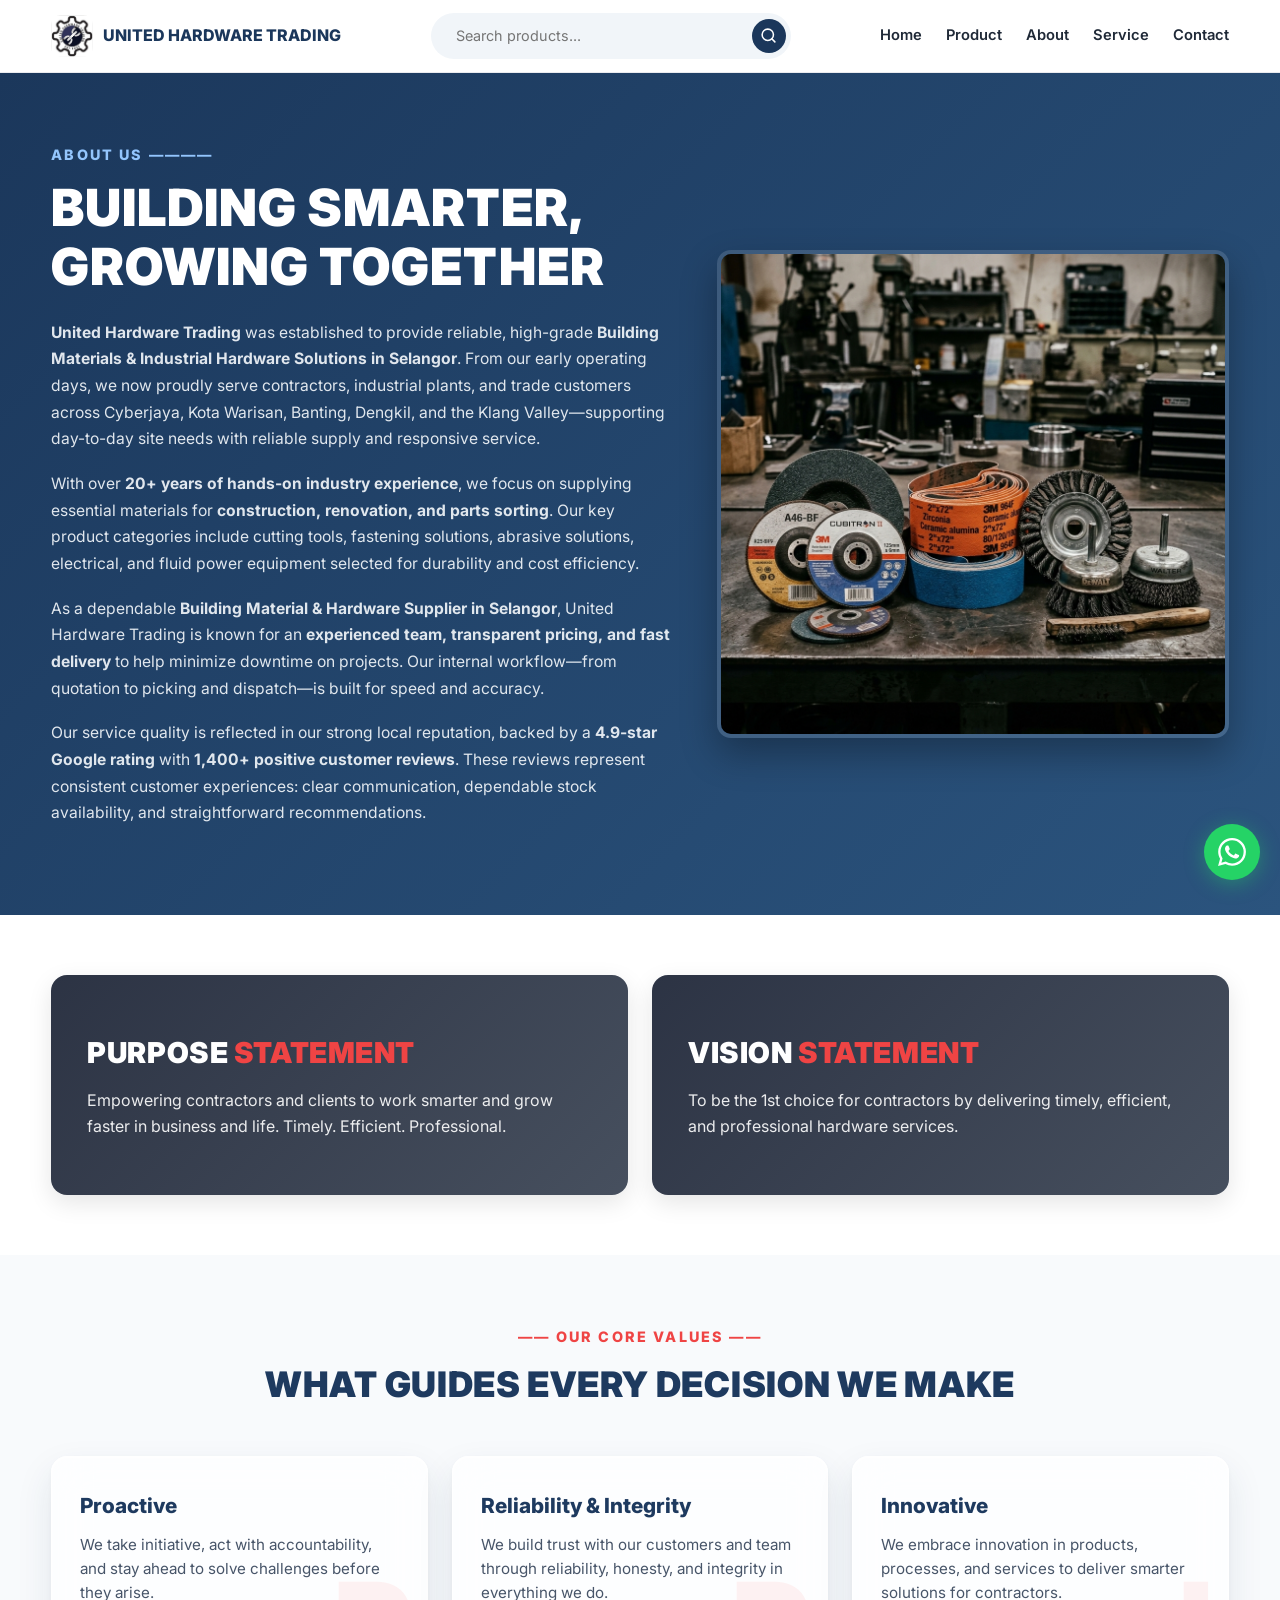
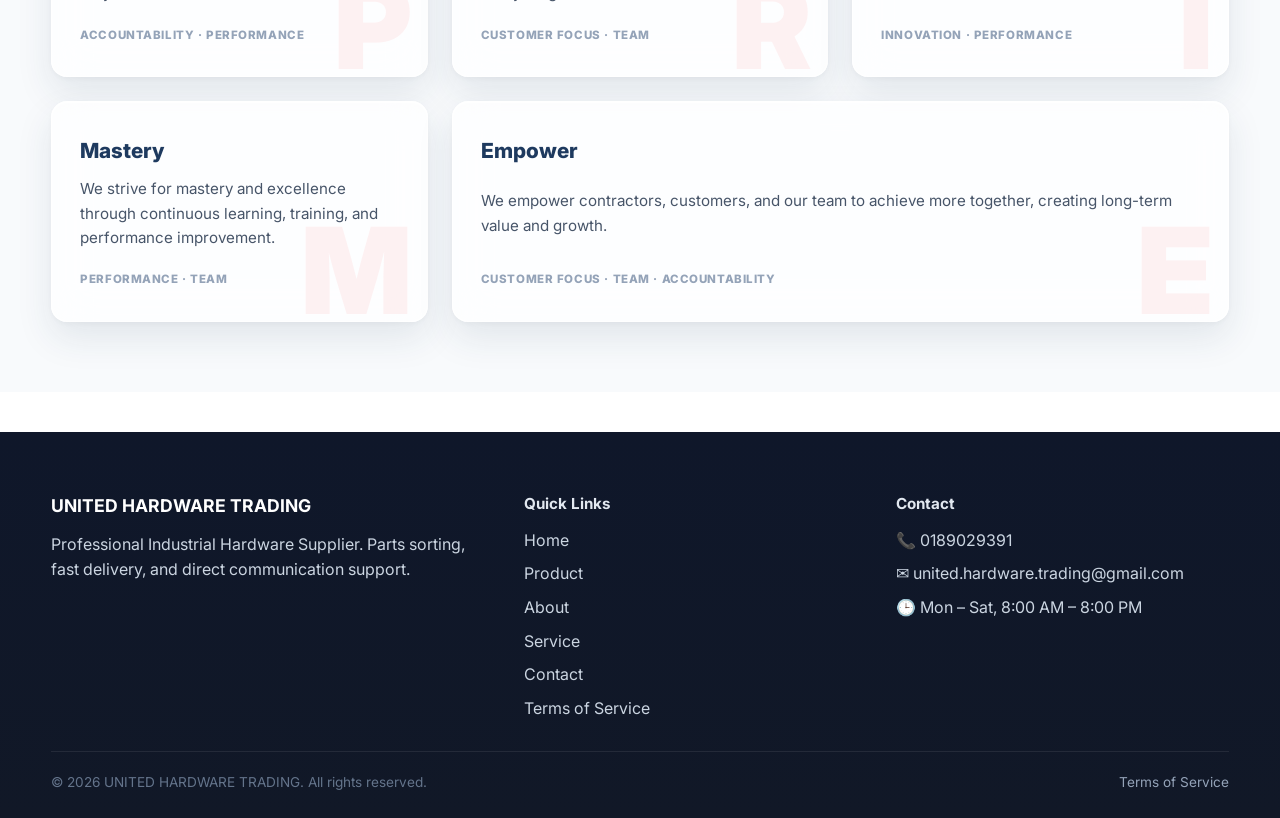
<file: about.html>
<!DOCTYPE html>
<html lang="en">
<head>
  <meta charset="UTF-8">
  <meta name="viewport" content="width=device-width, initial-scale=1.0">
  <title>About Us | United Hardware Trading</title>
  <link rel="stylesheet" href="assets/css/style.css">
</head>
<body>
<header class="navbar" id="navbar">
  <div class="container nav-inner">
    <a href="index.html" class="brand">
      <img src="logo.jpeg" alt="United Hardware Trading">
      <span>UNITED HARDWARE TRADING</span>
    </a>
    <form class="nav-search" action="product.html" method="GET" onsubmit="return true;">
      <input type="text" name="q" placeholder="Search products..." id="navSearchInput">
      <button type="submit" aria-label="Search">
        <svg class="search-svg-icon" viewBox="0 0 24 24" fill="none" stroke="currentColor" stroke-width="2.2" stroke-linecap="round" stroke-linejoin="round">
          <circle cx="11" cy="11" r="8"></circle>
          <line x1="21" y1="21" x2="16.65" y2="16.65"></line>
        </svg>
      </button>
    </form>
    <nav class="nav-links" id="navLinks">
      <a href="index.html">Home</a>
      <a href="product.html">Product</a>
      <a href="about.html">About</a>
      <a href="service.html">Service</a>
      <a href="contact.html">Contact</a>
    </nav>
    <button class="menu-toggle" id="menuToggle" aria-label="Menu">
      <span></span><span></span><span></span>
    </button>
  </div>
</header>

<main>
  <!-- Section 1: Hero Section (Dark Blue) -->
  <section class="about-hero reveal">
    <div class="container about-hero-grid">
      <div class="about-hero-text">
        <div class="about-subtag">ABOUT US ————</div>
        <h1 class="about-hero-title">BUILDING SMARTER, GROWING TOGETHER</h1>
        
        <p><strong>United Hardware Trading</strong> was established to provide reliable, high-grade <strong>Building Materials & Industrial Hardware Solutions in Selangor</strong>. From our early operating days, we now proudly serve contractors, industrial plants, and trade customers across Cyberjaya, Kota Warisan, Banting, Dengkil, and the Klang Valley—supporting day-to-day site needs with reliable supply and responsive service.</p>
        
        <p>With over <strong>20+ years of hands-on industry experience</strong>, we focus on supplying essential materials for <strong>construction, renovation, and parts sorting</strong>. Our key product categories include cutting tools, fastening solutions, abrasive solutions, electrical, and fluid power equipment selected for durability and cost efficiency.</p>
        
        <p>As a dependable <strong>Building Material & Hardware Supplier in Selangor</strong>, United Hardware Trading is known for an <strong>experienced team, transparent pricing, and fast delivery</strong> to help minimize downtime on projects. Our internal workflow—from quotation to picking and dispatch—is built for speed and accuracy.</p>
        
        <p>Our service quality is reflected in our strong local reputation, backed by a <strong>4.9-star Google rating</strong> with <strong>1,400+ positive customer reviews</strong>. These reviews represent consistent customer experiences: clear communication, dependable stock availability, and straightforward recommendations.</p>
      </div>

      <div class="about-hero-img-wrap">
        <img src="uploads/abrasive.jpg" alt="United Hardware Trading Storefront & Stock" class="about-hero-img">
      </div>
    </div>
  </section>

  <!-- Section 2: Purpose & Vision Cards -->
  <section class="about-pv-section reveal">
    <div class="container about-pv-grid">
      <div class="pv-card purpose-card">
        <div class="pv-card-overlay"></div>
        <div class="pv-card-content">
          <h2>PURPOSE <span class="accent-text">STATEMENT</span></h2>
          <p>Empowering contractors and clients to work smarter and grow faster in business and life. Timely. Efficient. Professional.</p>
        </div>
      </div>

      <div class="pv-card vision-card">
        <div class="pv-card-overlay"></div>
        <div class="pv-card-content">
          <h2>VISION <span class="accent-text">STATEMENT</span></h2>
          <p>To be the 1st choice for contractors by delivering timely, efficient, and professional hardware services.</p>
        </div>
      </div>
    </div>
  </section>

  <!-- Section 3: Core Values PRIME -->
  <section class="about-values-section reveal">
    <div class="container text-center">
      <div class="about-values-subtag">—— OUR CORE VALUES ——</div>
      <h2 class="about-values-title">WHAT GUIDES EVERY DECISION WE MAKE</h2>

      <div class="prime-grid">
        <div class="prime-card apple-glass apple-hover">
          <div class="prime-watermark">P</div>
          <h3>Proactive</h3>
          <p>We take initiative, act with accountability, and stay ahead to solve challenges before they arise.</p>
          <div class="prime-tag">ACCOUNTABILITY · PERFORMANCE</div>
        </div>

        <div class="prime-card apple-glass apple-hover">
          <div class="prime-watermark">R</div>
          <h3>Reliability & Integrity</h3>
          <p>We build trust with our customers and team through reliability, honesty, and integrity in everything we do.</p>
          <div class="prime-tag">CUSTOMER FOCUS · TEAM</div>
        </div>

        <div class="prime-card apple-glass apple-hover">
          <div class="prime-watermark">I</div>
          <h3>Innovative</h3>
          <p>We embrace innovation in products, processes, and services to deliver smarter solutions for contractors.</p>
          <div class="prime-tag">INNOVATION · PERFORMANCE</div>
        </div>

        <div class="prime-card apple-glass apple-hover">
          <div class="prime-watermark">M</div>
          <h3>Mastery</h3>
          <p>We strive for mastery and excellence through continuous learning, training, and performance improvement.</p>
          <div class="prime-tag">PERFORMANCE · TEAM</div>
        </div>

        <div class="prime-card prime-card-span-2 apple-glass apple-hover">
          <div class="prime-watermark">E</div>
          <h3>Empower</h3>
          <p>We empower contractors, customers, and our team to achieve more together, creating long-term value and growth.</p>
          <div class="prime-tag">CUSTOMER FOCUS · TEAM · ACCOUNTABILITY</div>
        </div>
      </div>
    </div>
  </section>
</main>

<footer class="footer">
  <div class="container">
    <div class="footer-grid">
      <div>
        <h3>UNITED HARDWARE TRADING</h3>
        <p>Professional Industrial Hardware Supplier. Parts sorting, fast delivery, and direct communication support.</p>
      </div>
      <div>
        <h4>Quick Links</h4>
        <ul>
          <li><a href="index.html">Home</a></li>
          <li><a href="product.html">Product</a></li>
          <li><a href="about.html">About</a></li>
          <li><a href="service.html">Service</a></li>
          <li><a href="contact.html">Contact</a></li>
          <li><a href="terms.html">Terms of Service</a></li>
        </ul>
      </div>
      <div>
        <h4>Contact</h4>
        <ul>
          <li>📞 0189029391</li>
          <li>✉ united.hardware.trading@gmail.com</li>
          <li>🕒 Mon – Sat, 8:00 AM – 8:00 PM</li>
        </ul>
      </div>
    </div>
    <div class="footer-bottom">
      <span>© 2026 UNITED HARDWARE TRADING. All rights reserved.</span>
      <span class="footer-bottom-links">
        <a href="terms.html">Terms of Service</a>
      </span>
    </div>
  </div>
</footer>

<a class="floating-whatsapp" href="https://wa.me/60189029391?text=Hello%2C%20I%20would%20like%20to%20ask%20about%20your%20hardware%20products." target="_blank" rel="noopener" aria-label="WhatsApp">
  <svg viewBox="0 0 24 24" width="28" height="28" fill="white"><path d="M17.472 14.382c-.297-.149-1.758-.867-2.03-.967-.273-.099-.471-.148-.67.15-.197.297-.767.966-.94 1.164-.173.199-.347.223-.644.075-.297-.15-1.255-.463-2.39-1.475-.883-.788-1.48-1.761-1.653-2.059-.173-.297-.018-.458.13-.606.134-.133.298-.347.446-.52.149-.174.198-.298.298-.497.099-.198.05-.371-.025-.52-.075-.149-.669-1.612-.916-2.207-.242-.579-.487-.5-.669-.51-.173-.008-.371-.01-.57-.01-.198 0-.52.074-.792.372-.272.297-1.04 1.016-1.04 2.479 0 1.462 1.065 2.875 1.213 3.074.149.198 2.096 3.2 5.077 4.487.709.306 1.262.489 1.694.625.712.227 1.36.195 1.871.118.571-.085 1.758-.719 2.006-1.413.248-.694.248-1.289.173-1.413-.074-.124-.272-.198-.57-.347m-5.421 7.403h-.004a9.87 9.87 0 01-5.031-1.378l-.361-.214-3.741.982.998-3.648-.235-.374a9.86 9.86 0 01-1.51-5.26c.001-5.45 4.436-9.884 9.888-9.884 2.64 0 5.122 1.03 6.988 2.898a9.825 9.825 0 012.893 6.994c-.003 5.45-4.437 9.884-9.885 9.884m8.413-18.297A11.815 11.815 0 0012.05 0C5.495 0 .16 5.335.157 11.892c0 2.096.547 4.142 1.588 5.945L.057 24l6.305-1.654a11.882 11.882 0 005.683 1.448h.005c6.554 0 11.89-5.335 11.893-11.893a11.821 11.821 0 00-3.48-8.413z"/></svg>
</a>
<script src="assets/js/data.js"></script>
<script src="assets/js/script.js"></script>
</body>
</html>
</file>
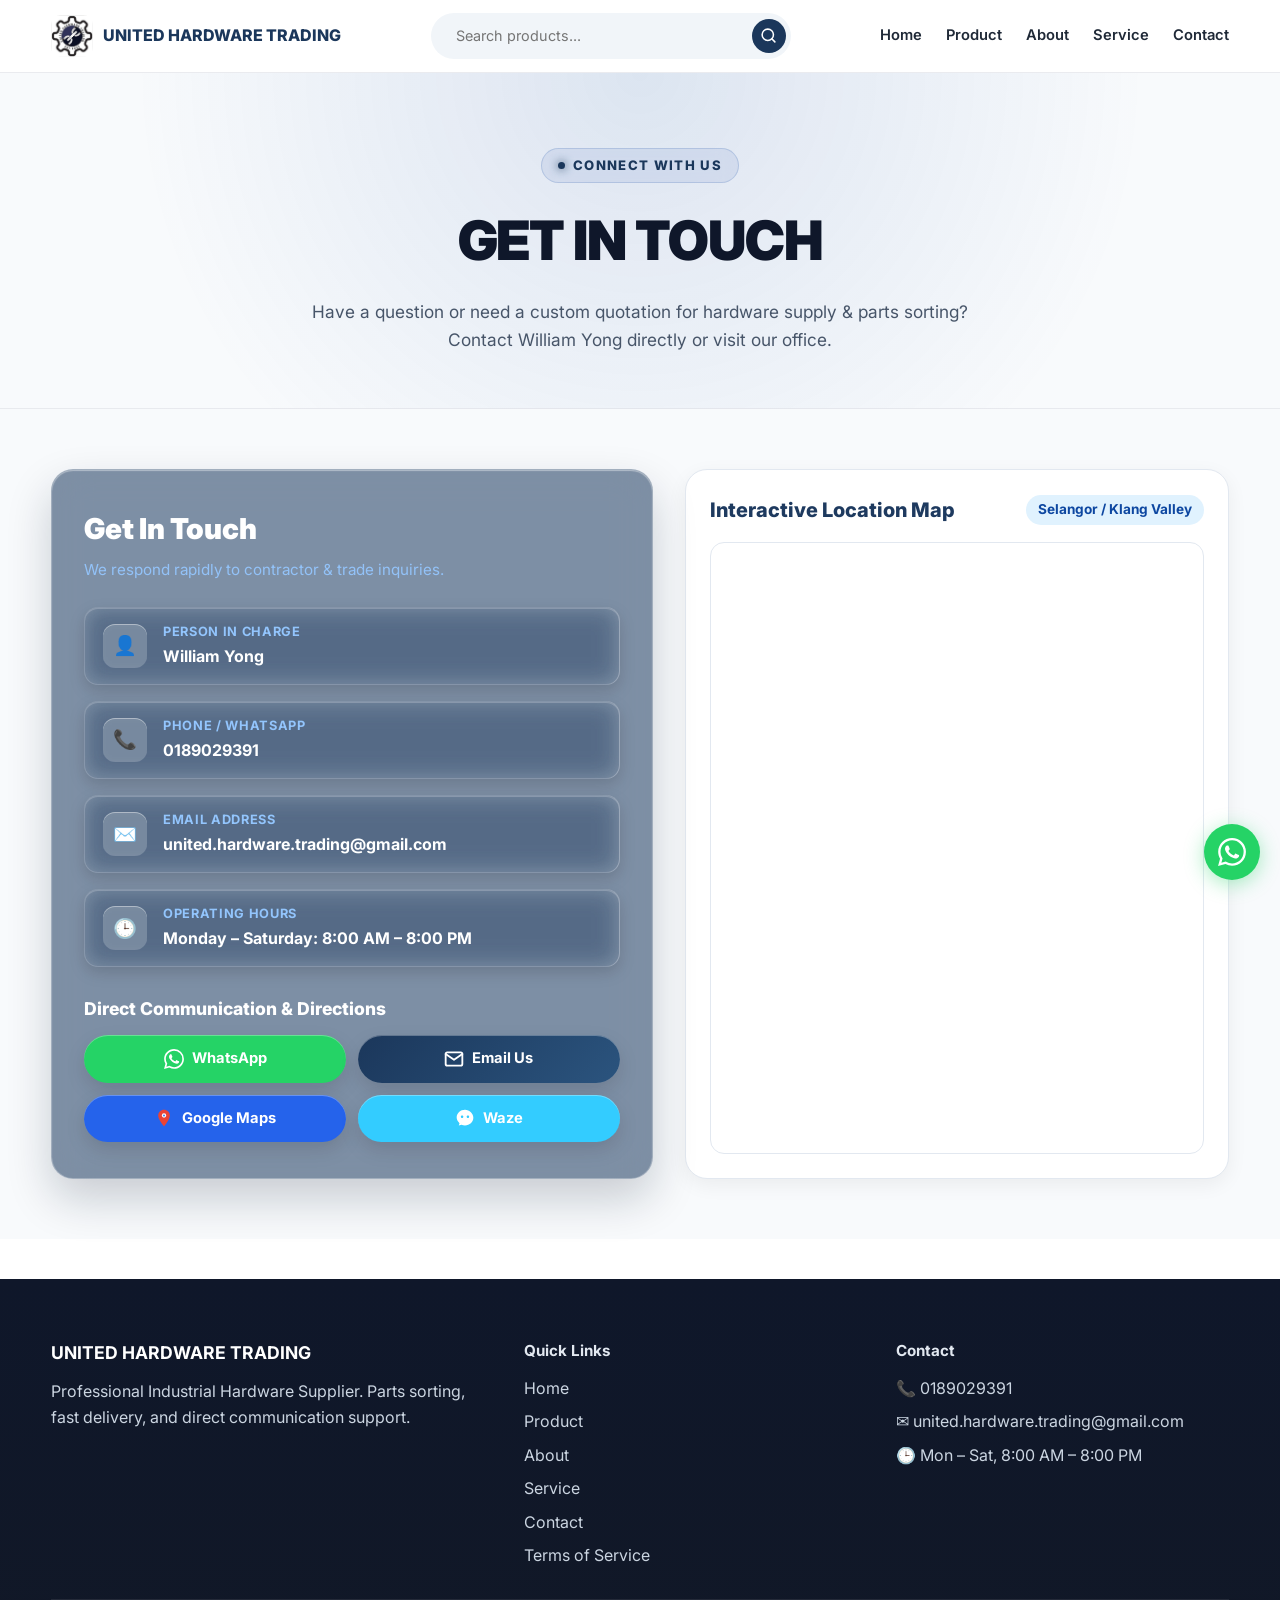
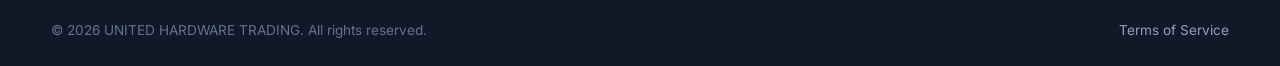
<file: contact.html>
<!DOCTYPE html>
<html lang="en">
<head>
  <meta charset="UTF-8">
  <meta name="viewport" content="width=device-width, initial-scale=1.0">
  <title>Contact Us | United Hardware Trading</title>
  <link rel="stylesheet" href="assets/css/style.css">
</head>
<body>
<header class="navbar" id="navbar">
  <div class="container nav-inner">
    <a href="index.html" class="brand">
      <img src="logo.jpeg" alt="United Hardware Trading">
      <span>UNITED HARDWARE TRADING</span>
    </a>
    <form class="nav-search" action="product.html" method="GET" onsubmit="return true;">
      <input type="text" name="q" placeholder="Search products..." id="navSearchInput">
      <button type="submit" aria-label="Search">
        <svg class="search-svg-icon" viewBox="0 0 24 24" fill="none" stroke="currentColor" stroke-width="2.2" stroke-linecap="round" stroke-linejoin="round">
          <circle cx="11" cy="11" r="8"></circle>
          <line x1="21" y1="21" x2="16.65" y2="16.65"></line>
        </svg>
      </button>
    </form>
    <nav class="nav-links" id="navLinks">
      <a href="index.html">Home</a>
      <a href="product.html">Product</a>
      <a href="about.html">About</a>
      <a href="service.html">Service</a>
      <a href="contact.html">Contact</a>
    </nav>
    <button class="menu-toggle" id="menuToggle" aria-label="Menu">
      <span></span><span></span><span></span>
    </button>
  </div>
</header>

<main>
  <!-- Contact Hero Header (Apple-style) -->
  <section class="apple-page-hero reveal">
    <div class="container text-center">
      <div class="apple-hero-pill">
        <span class="apple-hero-dot"></span> CONNECT WITH US
      </div>
      <h1 class="apple-hero-title">GET IN TOUCH</h1>
      <p class="apple-hero-desc">Have a question or need a custom quotation for hardware supply & parts sorting? Contact William Yong directly or visit our office.</p>
    </div>
  </section>

  <!-- Contact Grid & Map Section -->
  <section class="contact-main-section reveal">
    <div class="container contact-layout-grid">
      
      <!-- Contact Card (Apple Glassmorphism Dark Theme) -->
      <div class="contact-info-card apple-glass-dark">
        <div class="contact-card-header">
          <h2>Get In Touch</h2>
          <p>We respond rapidly to contractor & trade inquiries.</p>
        </div>

        <div class="contact-detail-list">
          <div class="contact-detail-item">
            <div class="contact-item-icon">👤</div>
            <div>
              <strong>Person in Charge</strong>
              <span>William Yong</span>
            </div>
          </div>

          <div class="contact-detail-item">
            <div class="contact-item-icon">📞</div>
            <div>
              <strong>Phone / WhatsApp</strong>
              <a href="https://wa.me/60189029391?text=Hello%20William%2C%20I%20would%20like%20to%20inquire%20about%20hardware." target="_blank">0189029391</a>
            </div>
          </div>

          <div class="contact-detail-item">
            <div class="contact-item-icon">✉️</div>
            <div>
              <strong>Email Address</strong>
              <a href="mailto:united.hardware.trading@gmail.com">united.hardware.trading@gmail.com</a>
            </div>
          </div>

          <div class="contact-detail-item">
            <div class="contact-item-icon">🕒</div>
            <div>
              <strong>Operating Hours</strong>
              <span>Monday – Saturday: 8:00 AM – 8:00 PM</span>
            </div>
          </div>
        </div>

        <!-- Navigation & Communication Action Buttons -->
        <div class="contact-nav-block">
          <h3>Direct Communication & Directions</h3>
          <div class="contact-action-grid">
            <a href="https://wa.me/60189029391?text=Hello%20William%2C%20I%20would%20like%20to%20inquire%20about%20hardware." target="_blank" class="btn btn-success apple-btn">
              <svg class="btn-svg" viewBox="0 0 24 24" width="20" height="20" fill="currentColor"><path d="M17.472 14.382c-.297-.149-1.758-.867-2.03-.967-.273-.099-.471-.148-.67.15-.197.297-.767.966-.94 1.164-.173.199-.347.223-.644.075-.297-.15-1.255-.463-2.39-1.475-.883-.788-1.48-1.761-1.653-2.059-.173-.297-.018-.458.13-.606.134-.133.298-.347.446-.52.149-.174.198-.298.298-.497.099-.198.05-.371-.025-.52-.075-.149-.669-1.612-.916-2.207-.242-.579-.487-.5-.669-.51-.173-.008-.371-.01-.57-.01-.198 0-.52.074-.792.372-.272.297-1.04 1.016-1.04 2.479 0 1.462 1.065 2.875 1.213 3.074.149.198 2.096 3.2 5.077 4.487.709.306 1.262.489 1.694.625.712.227 1.36.195 1.871.118.571-.085 1.758-.719 2.006-1.413.248-.694.248-1.289.173-1.413-.074-.124-.272-.198-.57-.347m-5.421 7.403h-.004a9.87 9.87 0 01-5.031-1.378l-.361-.214-3.741.982.998-3.648-.235-.374a9.86 9.86 0 01-1.51-5.26c.001-5.45 4.436-9.884 9.888-9.884 2.64 0 5.122 1.03 6.988 2.898a9.825 9.825 0 012.893 6.994c-.003 5.45-4.437 9.884-9.885 9.884m8.413-18.297A11.815 11.815 0 0012.05 0C5.495 0 .16 5.335.157 11.892c0 2.096.547 4.142 1.588 5.945L.057 24l6.305-1.654a11.882 11.882 0 005.683 1.448h.005c6.554 0 11.89-5.335 11.893-11.893a11.821 11.821 0 00-3.48-8.413z"/></svg>
              <span>WhatsApp</span>
            </a>
            <a href="mailto:united.hardware.trading@gmail.com" class="btn btn-primary apple-btn">
              <svg class="btn-svg" viewBox="0 0 24 24" width="20" height="20" fill="none" stroke="currentColor" stroke-width="2.2" stroke-linecap="round" stroke-linejoin="round"><path d="M4 4h16c1.1 0 2 .9 2 2v12c0 1.1-.9 2-2 2H4c-1.1 0-2-.9-2-2V6c0-1.1.9-2 2-2z"></path><polyline points="22,6 12,13 2,6"></polyline></svg>
              <span>Email Us</span>
            </a>
            <a href="https://www.google.com/maps/search/united+hardware+trading+malaysia" target="_blank" class="btn btn-maps apple-btn">
              <svg class="btn-svg" viewBox="0 0 24 24" width="20" height="20">
                <path fill="#EA4335" d="M12 2C8.13 2 5 5.13 5 9c0 5.25 7 13 7 13s7-7.75 7-13c0-3.87-3.13-7-7-7z"/>
                <circle fill="#FFFFFF" cx="12" cy="9" r="2.6"/>
                <circle fill="#4285F4" cx="12" cy="9" r="1.3"/>
              </svg>
              <span>Google Maps</span>
            </a>
            <a href="https://waze.com/ul?q=united+hardware+trading+malaysia&navigate=yes" target="_blank" class="btn btn-waze apple-btn">
              <svg class="btn-svg" viewBox="0 0 24 24" width="20" height="20" fill="currentColor">
                <path d="M12 2C6.48 2 2 6.13 2 11.22c0 2.76 1.32 5.24 3.4 6.94l-.84 2.84 3.12-1.03C9.07 20.61 10.5 20.89 12 20.89c5.52 0 10-4.13 10-9.22S17.52 2 12 2zm-3.5 10c-.83 0-1.5-.67-1.5-1.5s.67-1.5 1.5-1.5 1.5.67 1.5 1.5-.67 1.5-1.5 1.5zm7 0c-.83 0-1.5-.67-1.5-1.5s.67-1.5 1.5-1.5 1.5.67 1.5 1.5-.67 1.5-1.5 1.5z"/>
              </svg>
              <span>Waze</span>
            </a>
          </div>
        </div>
      </div>

      <!-- Map Frame Container -->
      <div class="contact-map-card">
        <div class="map-header">
          <h3>Interactive Location Map</h3>
          <span>Selangor / Klang Valley</span>
        </div>
        <div class="contact-map-frame">
          <iframe 
            width="100%" 
            height="100%" 
            style="border:0; min-height: 420px;" 
            loading="lazy" 
            allowfullscreen 
            referrerpolicy="no-referrer-when-downgrade" 
            src="https://maps.google.com/maps?q=united+hardware+trading+malaysia&t=&z=13&ie=UTF8&iwloc=&output=embed">
          </iframe>
        </div>
      </div>

    </div>
  </section>
</main>

<footer class="footer">
  <div class="container">
    <div class="footer-grid">
      <div>
        <h3>UNITED HARDWARE TRADING</h3>
        <p>Professional Industrial Hardware Supplier. Parts sorting, fast delivery, and direct communication support.</p>
      </div>
      <div>
        <h4>Quick Links</h4>
        <ul>
          <li><a href="index.html">Home</a></li>
          <li><a href="product.html">Product</a></li>
          <li><a href="about.html">About</a></li>
          <li><a href="service.html">Service</a></li>
          <li><a href="contact.html">Contact</a></li>
          <li><a href="terms.html">Terms of Service</a></li>
        </ul>
      </div>
      <div>
        <h4>Contact</h4>
        <ul>
          <li>📞 0189029391</li>
          <li>✉ united.hardware.trading@gmail.com</li>
          <li>🕒 Mon – Sat, 8:00 AM – 8:00 PM</li>
        </ul>
      </div>
    </div>
    <div class="footer-bottom">
      <span>© 2026 UNITED HARDWARE TRADING. All rights reserved.</span>
      <span class="footer-bottom-links">
        <a href="terms.html">Terms of Service</a>
      </span>
    </div>
  </div>
</footer>

<a class="floating-whatsapp" href="https://wa.me/60189029391?text=Hello%2C%20I%20would%20like%20to%20ask%20about%20your%20hardware%20products." target="_blank" rel="noopener" aria-label="WhatsApp">
  <svg viewBox="0 0 24 24" width="28" height="28" fill="white"><path d="M17.472 14.382c-.297-.149-1.758-.867-2.03-.967-.273-.099-.471-.148-.67.15-.197.297-.767.966-.94 1.164-.173.199-.347.223-.644.075-.297-.15-1.255-.463-2.39-1.475-.883-.788-1.48-1.761-1.653-2.059-.173-.297-.018-.458.13-.606.134-.133.298-.347.446-.52.149-.174.198-.298.298-.497.099-.198.05-.371-.025-.52-.075-.149-.669-1.612-.916-2.207-.242-.579-.487-.5-.669-.51-.173-.008-.371-.01-.57-.01-.198 0-.52.074-.792.372-.272.297-1.04 1.016-1.04 2.479 0 1.462 1.065 2.875 1.213 3.074.149.198 2.096 3.2 5.077 4.487.709.306 1.262.489 1.694.625.712.227 1.36.195 1.871.118.571-.085 1.758-.719 2.006-1.413.248-.694.248-1.289.173-1.413-.074-.124-.272-.198-.57-.347m-5.421 7.403h-.004a9.87 9.87 0 01-5.031-1.378l-.361-.214-3.741.982.998-3.648-.235-.374a9.86 9.86 0 01-1.51-5.26c.001-5.45 4.436-9.884 9.888-9.884 2.64 0 5.122 1.03 6.988 2.898a9.825 9.825 0 012.893 6.994c-.003 5.45-4.437 9.884-9.885 9.884m8.413-18.297A11.815 11.815 0 0012.05 0C5.495 0 .16 5.335.157 11.892c0 2.096.547 4.142 1.588 5.945L.057 24l6.305-1.654a11.882 11.882 0 005.683 1.448h.005c6.554 0 11.89-5.335 11.893-11.893a11.821 11.821 0 00-3.48-8.413z"/></svg>
</a>
<script src="assets/js/data.js"></script>
<script src="assets/js/script.js"></script>
</body>
</html>
</file>
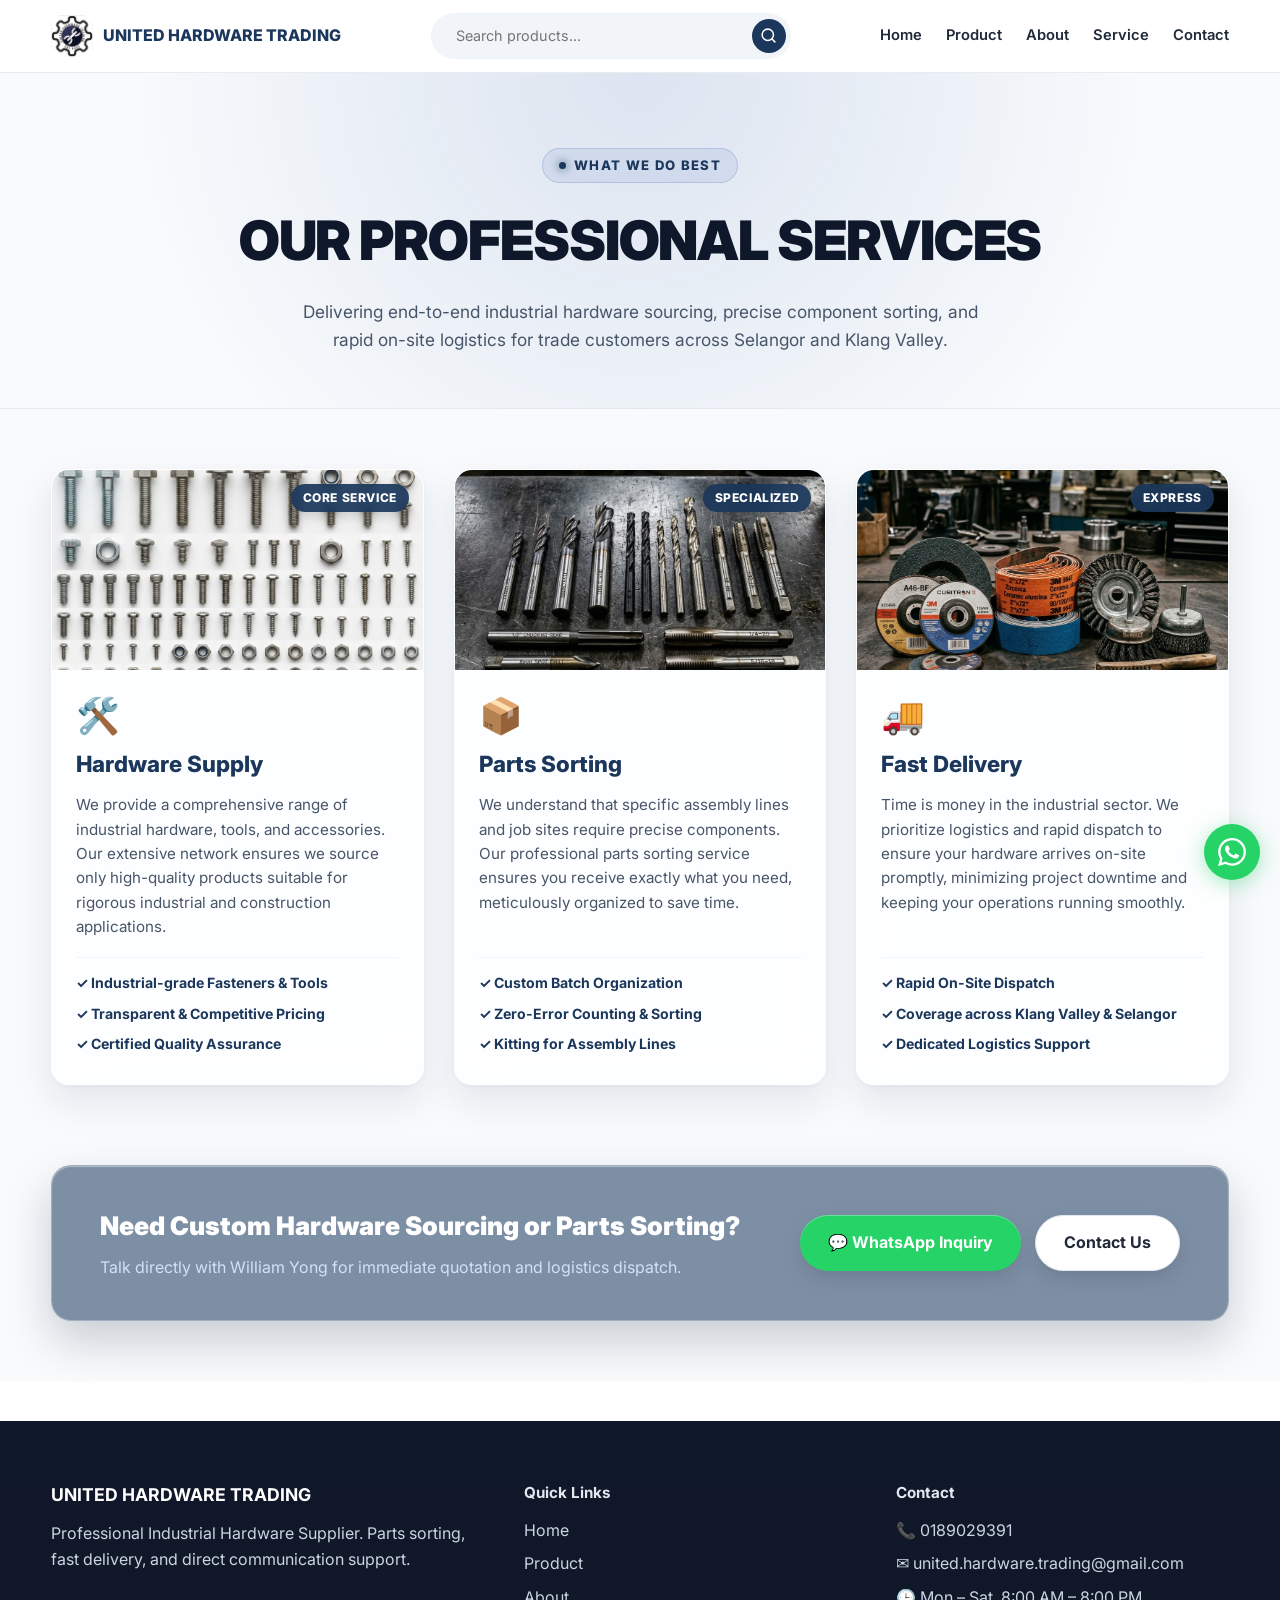
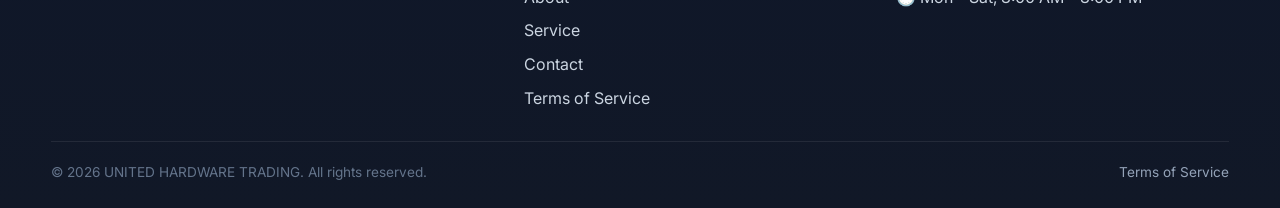
<file: service.html>
<!DOCTYPE html>
<html lang="en">
<head>
  <meta charset="UTF-8">
  <meta name="viewport" content="width=device-width, initial-scale=1.0">
  <title>Services | United Hardware Trading</title>
  <link rel="stylesheet" href="assets/css/style.css">
</head>
<body>
<header class="navbar" id="navbar">
  <div class="container nav-inner">
    <a href="index.html" class="brand">
      <img src="logo.jpeg" alt="United Hardware Trading">
      <span>UNITED HARDWARE TRADING</span>
    </a>
    <form class="nav-search" action="product.html" method="GET" onsubmit="return true;">
      <input type="text" name="q" placeholder="Search products..." id="navSearchInput">
      <button type="submit" aria-label="Search">
        <svg class="search-svg-icon" viewBox="0 0 24 24" fill="none" stroke="currentColor" stroke-width="2.2" stroke-linecap="round" stroke-linejoin="round">
          <circle cx="11" cy="11" r="8"></circle>
          <line x1="21" y1="21" x2="16.65" y2="16.65"></line>
        </svg>
      </button>
    </form>
    <nav class="nav-links" id="navLinks">
      <a href="index.html">Home</a>
      <a href="product.html">Product</a>
      <a href="about.html">About</a>
      <a href="service.html">Service</a>
      <a href="contact.html">Contact</a>
    </nav>
    <button class="menu-toggle" id="menuToggle" aria-label="Menu">
      <span></span><span></span><span></span>
    </button>
  </div>
</header>

<main>
  <!-- Service Hero Header (Apple-style) -->
  <section class="apple-page-hero reveal">
    <div class="container text-center">
      <div class="apple-hero-pill">
        <span class="apple-hero-dot"></span> WHAT WE DO BEST
      </div>
      <h1 class="apple-hero-title">OUR PROFESSIONAL SERVICES</h1>
      <p class="apple-hero-desc">Delivering end-to-end industrial hardware sourcing, precise component sorting, and rapid on-site logistics for trade customers across Selangor and Klang Valley.</p>
    </div>
  </section>

  <!-- 3 Service Cards Grid -->
  <section class="service-cards-section reveal">
    <div class="container service-cards-grid">
      
      <!-- Card 1: Hardware Supply -->
      <div class="service-card apple-glass apple-hover">
        <div class="service-card-img-wrap">
          <img src="uploads/fastening.jpg" alt="Hardware Supply" class="service-card-img">
          <div class="service-badge">Core Service</div>
        </div>
        <div class="service-card-body">
          <div class="service-icon-pill">🛠️</div>
          <h2>Hardware Supply</h2>
          <p>We provide a comprehensive range of industrial hardware, tools, and accessories. Our extensive network ensures we source only high-quality products suitable for rigorous industrial and construction applications.</p>
          <ul class="service-check-list">
            <li>✓ Industrial-grade Fasteners & Tools</li>
            <li>✓ Transparent & Competitive Pricing</li>
            <li>✓ Certified Quality Assurance</li>
          </ul>
        </div>
      </div>

      <!-- Card 2: Parts Sorting -->
      <div class="service-card apple-glass apple-hover">
        <div class="service-card-img-wrap">
          <img src="uploads/cutting.jpg" alt="Parts Sorting" class="service-card-img">
          <div class="service-badge">Specialized</div>
        </div>
        <div class="service-card-body">
          <div class="service-icon-pill">📦</div>
          <h2>Parts Sorting</h2>
          <p>We understand that specific assembly lines and job sites require precise components. Our professional parts sorting service ensures you receive exactly what you need, meticulously organized to save time.</p>
          <ul class="service-check-list">
            <li>✓ Custom Batch Organization</li>
            <li>✓ Zero-Error Counting & Sorting</li>
            <li>✓ Kitting for Assembly Lines</li>
          </ul>
        </div>
      </div>

      <!-- Card 3: Fast Delivery -->
      <div class="service-card apple-glass apple-hover">
        <div class="service-card-img-wrap">
          <img src="uploads/abrasive.jpg" alt="Fast Delivery" class="service-card-img">
          <div class="service-badge">Express</div>
        </div>
        <div class="service-card-body">
          <div class="service-icon-pill">🚚</div>
          <h2>Fast Delivery</h2>
          <p>Time is money in the industrial sector. We prioritize logistics and rapid dispatch to ensure your hardware arrives on-site promptly, minimizing project downtime and keeping your operations running smoothly.</p>
          <ul class="service-check-list">
            <li>✓ Rapid On-Site Dispatch</li>
            <li>✓ Coverage across Klang Valley & Selangor</li>
            <li>✓ Dedicated Logistics Support</li>
          </ul>
        </div>
      </div>

    </div>
  </section>

  <!-- CTA Bar -->
  <section class="service-cta-section reveal">
    <div class="container service-cta-box apple-glass-dark">
      <div>
        <h2>Need Custom Hardware Sourcing or Parts Sorting?</h2>
        <p>Talk directly with William Yong for immediate quotation and logistics dispatch.</p>
      </div>
      <div style="display: flex; gap: 14px; flex-wrap: wrap;">
        <a href="https://wa.me/60189029391?text=Hello%20William%2C%20I%20need%20a%20quotation%20for%20hardware%20services." target="_blank" class="btn btn-success apple-btn" style="font-size: 1rem; padding: 14px 28px;">💬 WhatsApp Inquiry</a>
        <a href="contact.html" class="btn btn-outline apple-btn" style="font-size: 1rem; padding: 14px 28px; background: #fff;">Contact Us</a>
      </div>
    </div>
  </section>
</main>

<footer class="footer">
  <div class="container">
    <div class="footer-grid">
      <div>
        <h3>UNITED HARDWARE TRADING</h3>
        <p>Professional Industrial Hardware Supplier. Parts sorting, fast delivery, and direct communication support.</p>
      </div>
      <div>
        <h4>Quick Links</h4>
        <ul>
          <li><a href="index.html">Home</a></li>
          <li><a href="product.html">Product</a></li>
          <li><a href="about.html">About</a></li>
          <li><a href="service.html">Service</a></li>
          <li><a href="contact.html">Contact</a></li>
          <li><a href="terms.html">Terms of Service</a></li>
        </ul>
      </div>
      <div>
        <h4>Contact</h4>
        <ul>
          <li>📞 0189029391</li>
          <li>✉ united.hardware.trading@gmail.com</li>
          <li>🕒 Mon – Sat, 8:00 AM – 8:00 PM</li>
        </ul>
      </div>
    </div>
    <div class="footer-bottom">
      <span>© 2026 UNITED HARDWARE TRADING. All rights reserved.</span>
      <span class="footer-bottom-links">
        <a href="terms.html">Terms of Service</a>
      </span>
    </div>
  </div>
</footer>

<a class="floating-whatsapp" href="https://wa.me/60189029391?text=Hello%2C%20I%20would%20like%20to%20ask%20about%20your%20hardware%20products." target="_blank" rel="noopener" aria-label="WhatsApp">
  <svg viewBox="0 0 24 24" width="28" height="28" fill="white"><path d="M17.472 14.382c-.297-.149-1.758-.867-2.03-.967-.273-.099-.471-.148-.67.15-.197.297-.767.966-.94 1.164-.173.199-.347.223-.644.075-.297-.15-1.255-.463-2.39-1.475-.883-.788-1.48-1.761-1.653-2.059-.173-.297-.018-.458.13-.606.134-.133.298-.347.446-.52.149-.174.198-.298.298-.497.099-.198.05-.371-.025-.52-.075-.149-.669-1.612-.916-2.207-.242-.579-.487-.5-.669-.51-.173-.008-.371-.01-.57-.01-.198 0-.52.074-.792.372-.272.297-1.04 1.016-1.04 2.479 0 1.462 1.065 2.875 1.213 3.074.149.198 2.096 3.2 5.077 4.487.709.306 1.262.489 1.694.625.712.227 1.36.195 1.871.118.571-.085 1.758-.719 2.006-1.413.248-.694.248-1.289.173-1.413-.074-.124-.272-.198-.57-.347m-5.421 7.403h-.004a9.87 9.87 0 01-5.031-1.378l-.361-.214-3.741.982.998-3.648-.235-.374a9.86 9.86 0 01-1.51-5.26c.001-5.45 4.436-9.884 9.888-9.884 2.64 0 5.122 1.03 6.988 2.898a9.825 9.825 0 012.893 6.994c-.003 5.45-4.437 9.884-9.885 9.884m8.413-18.297A11.815 11.815 0 0012.05 0C5.495 0 .16 5.335.157 11.892c0 2.096.547 4.142 1.588 5.945L.057 24l6.305-1.654a11.882 11.882 0 005.683 1.448h.005c6.554 0 11.89-5.335 11.893-11.893a11.821 11.821 0 00-3.48-8.413z"/></svg>
</a>
<script src="assets/js/data.js"></script>
<script src="assets/js/script.js"></script>
</body>
</html>
</file>
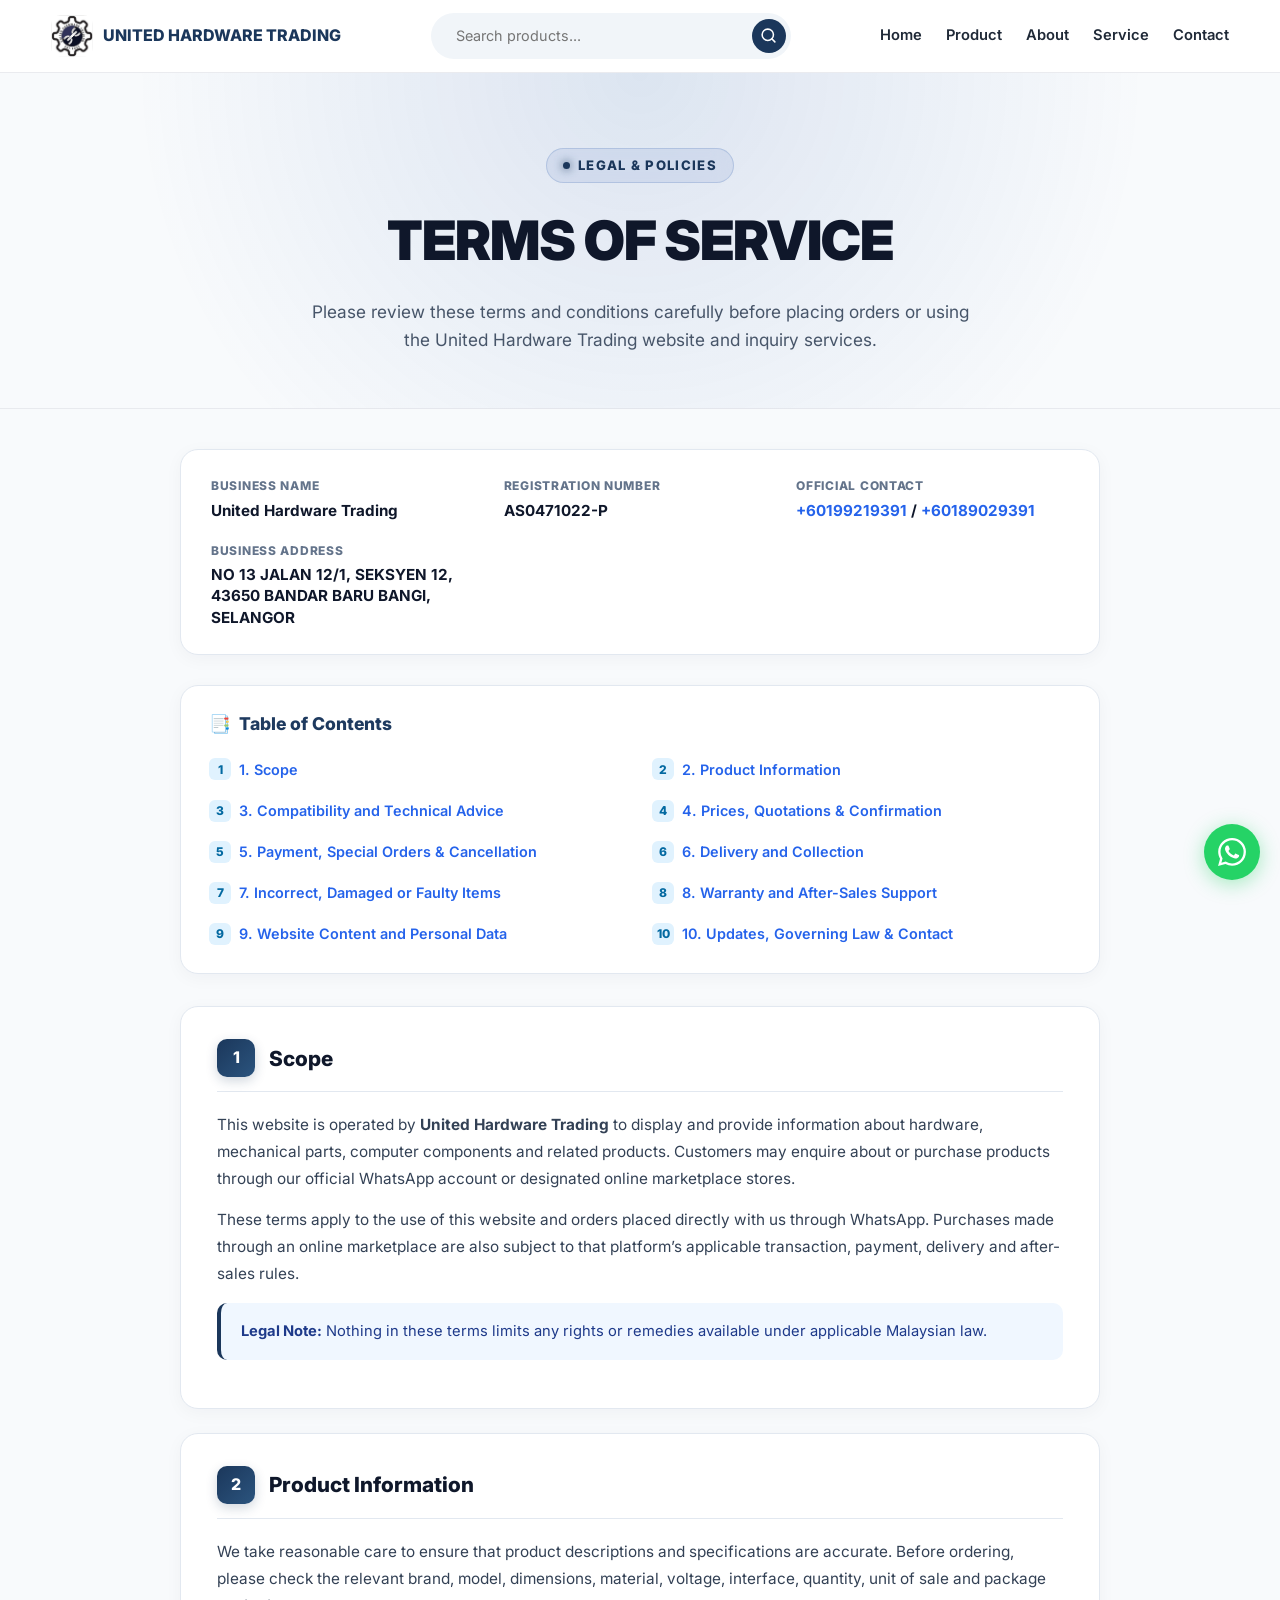
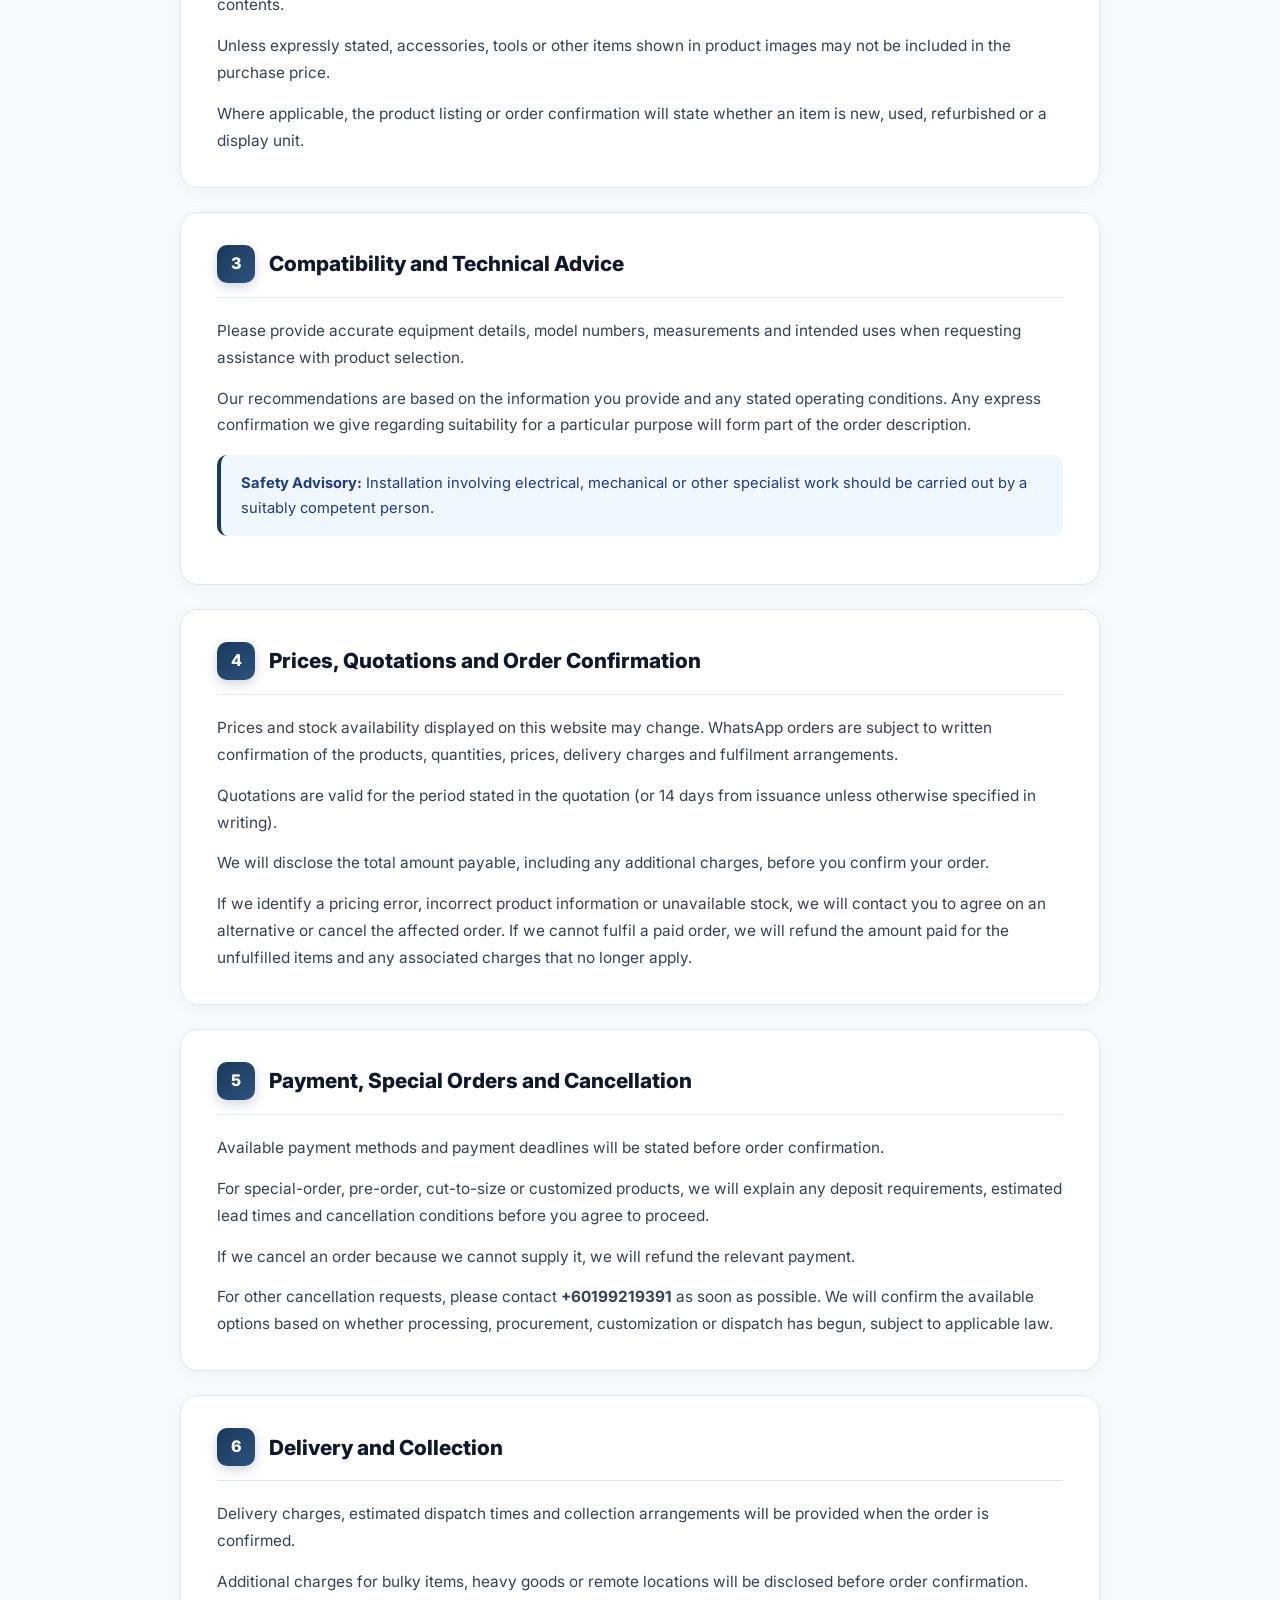
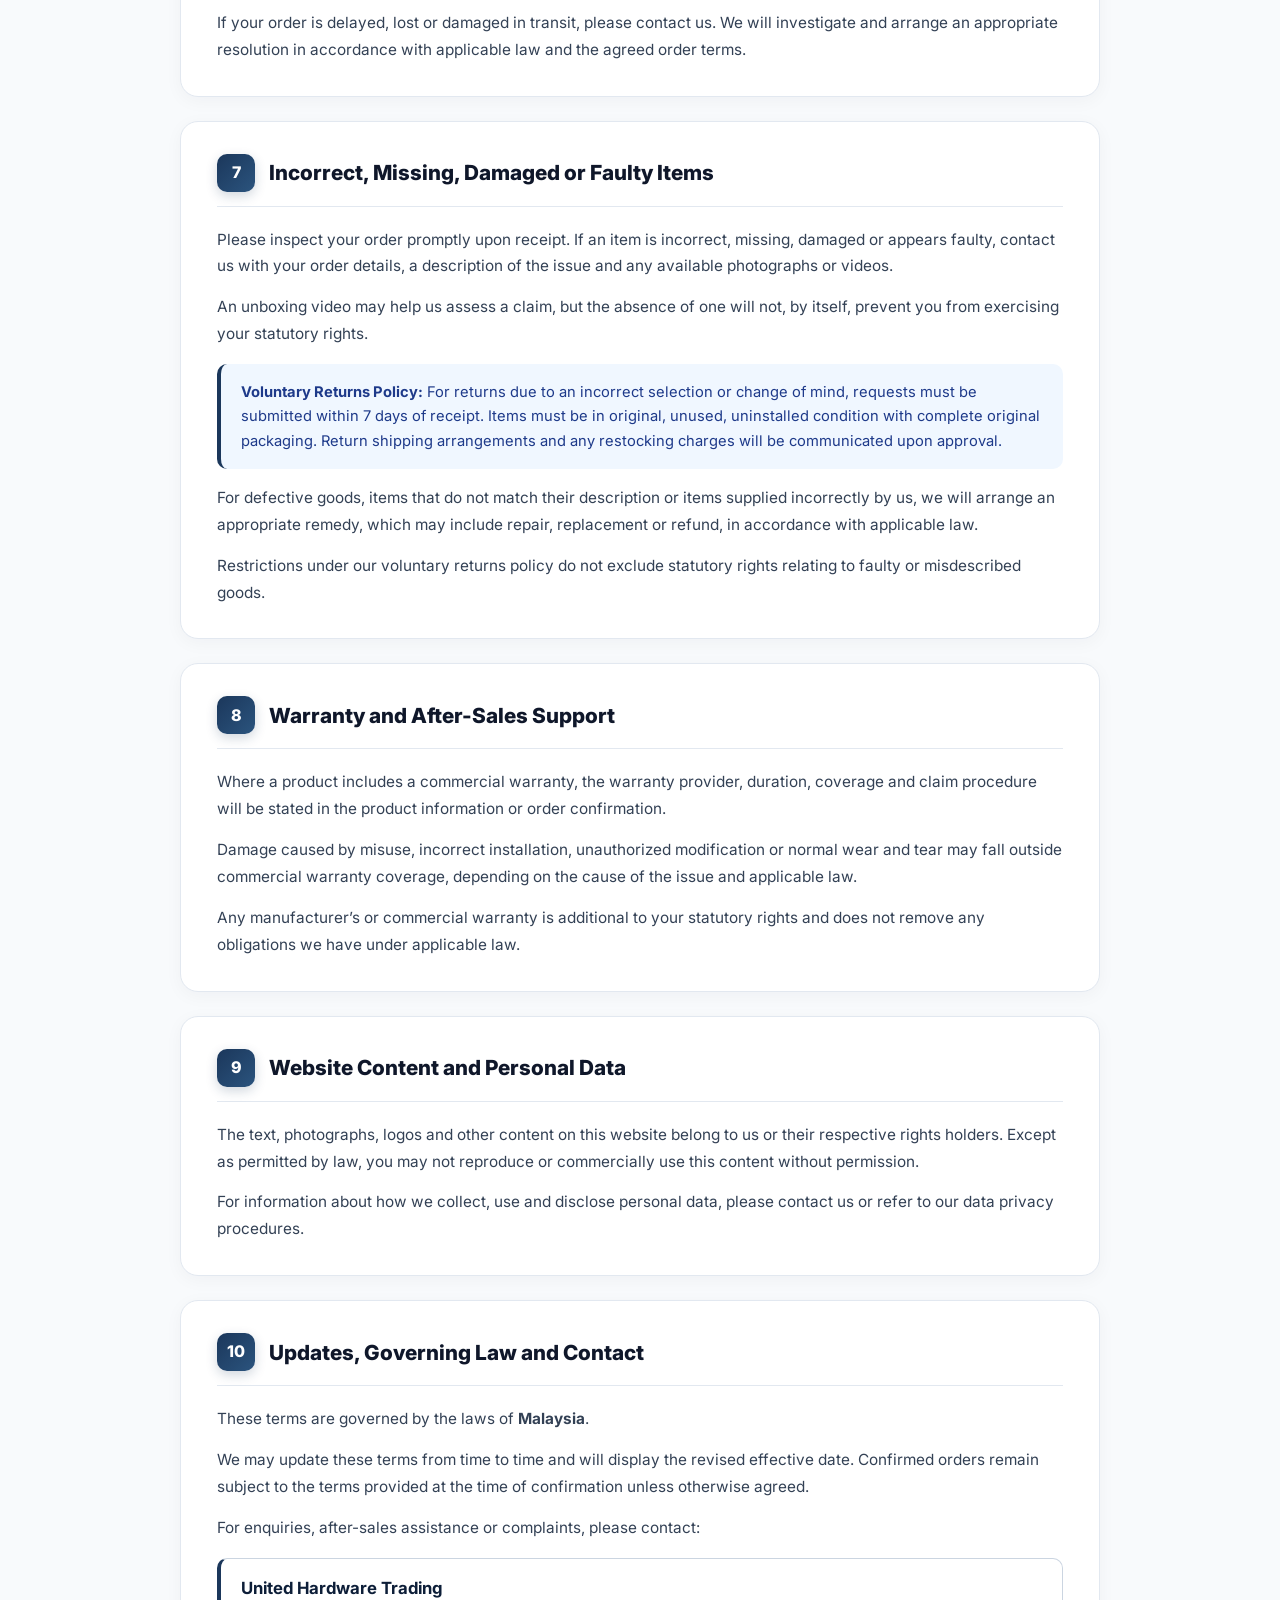
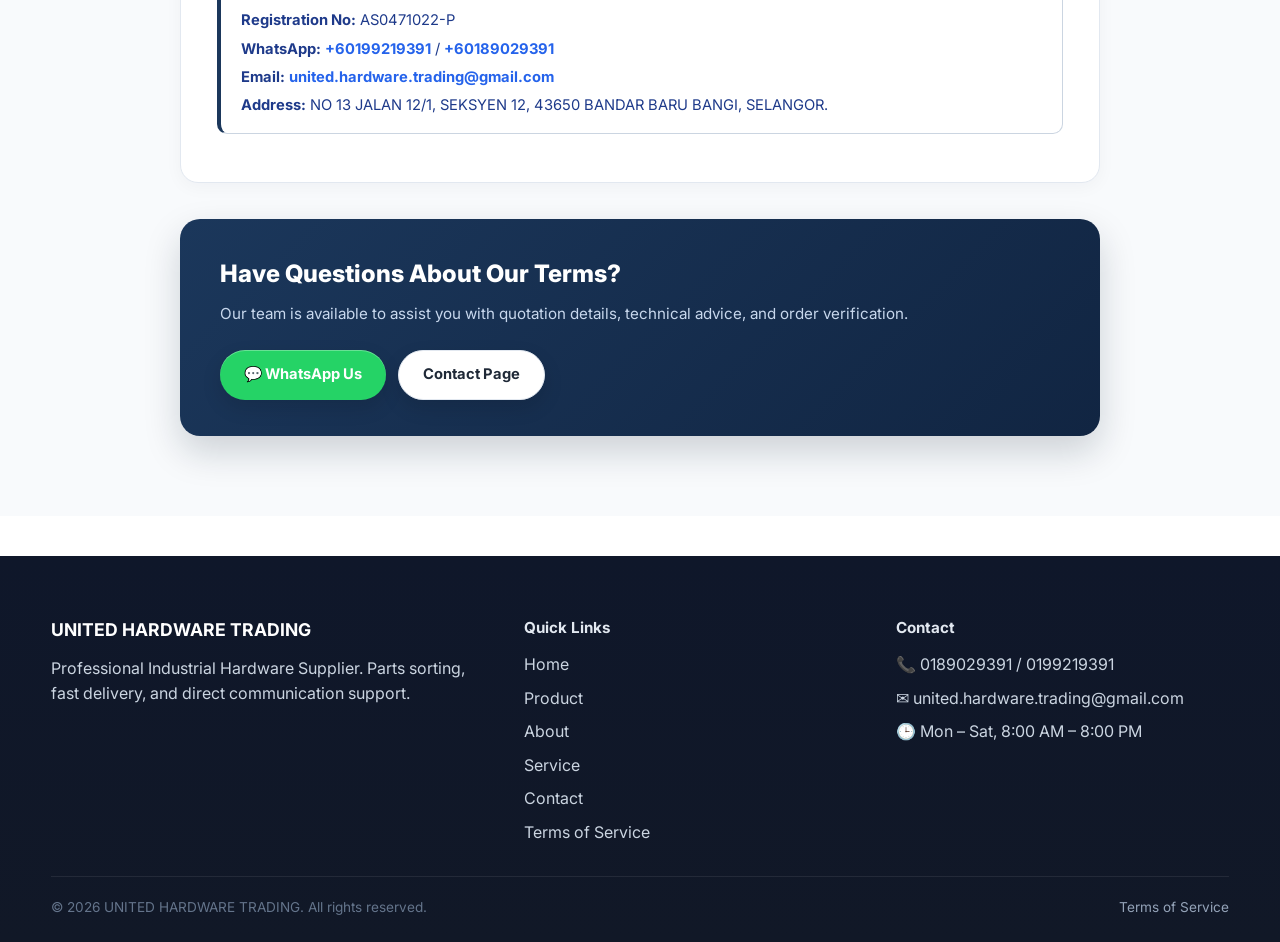
<file: terms.html>
<!DOCTYPE html>
<html lang="en">
<head>
  <meta charset="UTF-8">
  <meta name="viewport" content="width=device-width, initial-scale=1.0">
  <title>Terms of Service | United Hardware Trading</title>
  <meta name="description" content="Terms of Service for United Hardware Trading (AS0471022-P). Read our ordering, quotation, warranty, and delivery terms.">
  <link rel="stylesheet" href="assets/css/style.css">
</head>
<body>
<header class="navbar" id="navbar">
  <div class="container nav-inner">
    <a href="index.html" class="brand">
      <img src="logo.jpeg" alt="United Hardware Trading">
      <span>UNITED HARDWARE TRADING</span>
    </a>
    <form class="nav-search" action="product.html" method="GET" onsubmit="return true;">
      <input type="text" name="q" placeholder="Search products..." id="navSearchInput">
      <button type="submit" aria-label="Search">
        <svg class="search-svg-icon" viewBox="0 0 24 24" fill="none" stroke="currentColor" stroke-width="2.2" stroke-linecap="round" stroke-linejoin="round">
          <circle cx="11" cy="11" r="8"></circle>
          <line x1="21" y1="21" x2="16.65" y2="16.65"></line>
        </svg>
      </button>
    </form>
    <nav class="nav-links" id="navLinks">
      <a href="index.html">Home</a>
      <a href="product.html">Product</a>
      <a href="about.html">About</a>
      <a href="service.html">Service</a>
      <a href="contact.html">Contact</a>
    </nav>
    <button class="menu-toggle" id="menuToggle" aria-label="Menu">
      <span></span><span></span><span></span>
    </button>
  </div>
</header>

<main>
  <!-- Hero Section -->
  <section class="apple-page-hero reveal">
    <div class="container text-center">
      <div class="apple-hero-pill">
        <span class="apple-hero-dot"></span> LEGAL & POLICIES
      </div>
      <h1 class="apple-hero-title">TERMS OF SERVICE</h1>
      <p class="apple-hero-desc">Please review these terms and conditions carefully before placing orders or using the United Hardware Trading website and inquiry services.</p>
    </div>
  </section>

  <!-- Main Terms Content -->
  <section class="terms-wrapper reveal">
    <div class="container terms-container">
      
      <!-- Company Official Registration Meta Box -->
      <div class="terms-meta-card">
        <div class="terms-meta-item">
          <span class="terms-meta-label">Business Name</span>
          <span class="terms-meta-val">United Hardware Trading</span>
        </div>
        <div class="terms-meta-item">
          <span class="terms-meta-label">Registration Number</span>
          <span class="terms-meta-val">AS0471022-P</span>
        </div>
        <div class="terms-meta-item">
          <span class="terms-meta-label">Official Contact</span>
          <span class="terms-meta-val"><a href="https://wa.me/60199219391" target="_blank" style="color: #2563eb;">+60199219391</a> / <a href="https://wa.me/60189029391" target="_blank" style="color: #2563eb;">+60189029391</a></span>
        </div>
        <div class="terms-meta-item">
          <span class="terms-meta-label">Business Address</span>
          <span class="terms-meta-val">NO 13 JALAN 12/1, SEKSYEN 12, 43650 BANDAR BARU BANGI, SELANGOR</span>
        </div>
      </div>

      <!-- Table of Contents Quick Nav -->
      <div class="terms-toc-card">
        <div class="terms-toc-title">
          <span>📑</span> Table of Contents
        </div>
        <ul class="terms-toc-grid">
          <li><a href="#section-1"><span class="terms-toc-num">1</span> 1. Scope</a></li>
          <li><a href="#section-2"><span class="terms-toc-num">2</span> 2. Product Information</a></li>
          <li><a href="#section-3"><span class="terms-toc-num">3</span> 3. Compatibility and Technical Advice</a></li>
          <li><a href="#section-4"><span class="terms-toc-num">4</span> 4. Prices, Quotations & Confirmation</a></li>
          <li><a href="#section-5"><span class="terms-toc-num">5</span> 5. Payment, Special Orders & Cancellation</a></li>
          <li><a href="#section-6"><span class="terms-toc-num">6</span> 6. Delivery and Collection</a></li>
          <li><a href="#section-7"><span class="terms-toc-num">7</span> 7. Incorrect, Damaged or Faulty Items</a></li>
          <li><a href="#section-8"><span class="terms-toc-num">8</span> 8. Warranty and After-Sales Support</a></li>
          <li><a href="#section-9"><span class="terms-toc-num">9</span> 9. Website Content and Personal Data</a></li>
          <li><a href="#section-10"><span class="terms-toc-num">10</span> 10. Updates, Governing Law & Contact</a></li>
        </ul>
      </div>

      <!-- Section 1 -->
      <article class="terms-card" id="section-1">
        <div class="terms-card-header">
          <span class="terms-card-badge">1</span>
          <h2>Scope</h2>
        </div>
        <p>This website is operated by <strong>United Hardware Trading</strong> to display and provide information about hardware, mechanical parts, computer components and related products. Customers may enquire about or purchase products through our official WhatsApp account or designated online marketplace stores.</p>
        <p>These terms apply to the use of this website and orders placed directly with us through WhatsApp. Purchases made through an online marketplace are also subject to that platform’s applicable transaction, payment, delivery and after-sales rules.</p>
        <div class="terms-note-box">
          <strong>Legal Note:</strong> Nothing in these terms limits any rights or remedies available under applicable Malaysian law.
        </div>
      </article>

      <!-- Section 2 -->
      <article class="terms-card" id="section-2">
        <div class="terms-card-header">
          <span class="terms-card-badge">2</span>
          <h2>Product Information</h2>
        </div>
        <p>We take reasonable care to ensure that product descriptions and specifications are accurate. Before ordering, please check the relevant brand, model, dimensions, material, voltage, interface, quantity, unit of sale and package contents.</p>
        <p>Unless expressly stated, accessories, tools or other items shown in product images may not be included in the purchase price.</p>
        <p>Where applicable, the product listing or order confirmation will state whether an item is new, used, refurbished or a display unit.</p>
      </article>

      <!-- Section 3 -->
      <article class="terms-card" id="section-3">
        <div class="terms-card-header">
          <span class="terms-card-badge">3</span>
          <h2>Compatibility and Technical Advice</h2>
        </div>
        <p>Please provide accurate equipment details, model numbers, measurements and intended uses when requesting assistance with product selection.</p>
        <p>Our recommendations are based on the information you provide and any stated operating conditions. Any express confirmation we give regarding suitability for a particular purpose will form part of the order description.</p>
        <div class="terms-note-box">
          <strong>Safety Advisory:</strong> Installation involving electrical, mechanical or other specialist work should be carried out by a suitably competent person.
        </div>
      </article>

      <!-- Section 4 -->
      <article class="terms-card" id="section-4">
        <div class="terms-card-header">
          <span class="terms-card-badge">4</span>
          <h2>Prices, Quotations and Order Confirmation</h2>
        </div>
        <p>Prices and stock availability displayed on this website may change. WhatsApp orders are subject to written confirmation of the products, quantities, prices, delivery charges and fulfilment arrangements.</p>
        <p>Quotations are valid for the period stated in the quotation (or 14 days from issuance unless otherwise specified in writing).</p>
        <p>We will disclose the total amount payable, including any additional charges, before you confirm your order.</p>
        <p>If we identify a pricing error, incorrect product information or unavailable stock, we will contact you to agree on an alternative or cancel the affected order. If we cannot fulfil a paid order, we will refund the amount paid for the unfulfilled items and any associated charges that no longer apply.</p>
      </article>

      <!-- Section 5 -->
      <article class="terms-card" id="section-5">
        <div class="terms-card-header">
          <span class="terms-card-badge">5</span>
          <h2>Payment, Special Orders and Cancellation</h2>
        </div>
        <p>Available payment methods and payment deadlines will be stated before order confirmation.</p>
        <p>For special-order, pre-order, cut-to-size or customized products, we will explain any deposit requirements, estimated lead times and cancellation conditions before you agree to proceed.</p>
        <p>If we cancel an order because we cannot supply it, we will refund the relevant payment.</p>
        <p>For other cancellation requests, please contact <strong>+60199219391</strong> as soon as possible. We will confirm the available options based on whether processing, procurement, customization or dispatch has begun, subject to applicable law.</p>
      </article>

      <!-- Section 6 -->
      <article class="terms-card" id="section-6">
        <div class="terms-card-header">
          <span class="terms-card-badge">6</span>
          <h2>Delivery and Collection</h2>
        </div>
        <p>Delivery charges, estimated dispatch times and collection arrangements will be provided when the order is confirmed.</p>
        <p>Additional charges for bulky items, heavy goods or remote locations will be disclosed before order confirmation.</p>
        <p>If your order is delayed, lost or damaged in transit, please contact us. We will investigate and arrange an appropriate resolution in accordance with applicable law and the agreed order terms.</p>
      </article>

      <!-- Section 7 -->
      <article class="terms-card" id="section-7">
        <div class="terms-card-header">
          <span class="terms-card-badge">7</span>
          <h2>Incorrect, Missing, Damaged or Faulty Items</h2>
        </div>
        <p>Please inspect your order promptly upon receipt. If an item is incorrect, missing, damaged or appears faulty, contact us with your order details, a description of the issue and any available photographs or videos.</p>
        <p>An unboxing video may help us assess a claim, but the absence of one will not, by itself, prevent you from exercising your statutory rights.</p>
        <div class="terms-note-box">
          <strong>Voluntary Returns Policy:</strong> For returns due to an incorrect selection or change of mind, requests must be submitted within 7 days of receipt. Items must be in original, unused, uninstalled condition with complete original packaging. Return shipping arrangements and any restocking charges will be communicated upon approval.
        </div>
        <p>For defective goods, items that do not match their description or items supplied incorrectly by us, we will arrange an appropriate remedy, which may include repair, replacement or refund, in accordance with applicable law.</p>
        <p>Restrictions under our voluntary returns policy do not exclude statutory rights relating to faulty or misdescribed goods.</p>
      </article>

      <!-- Section 8 -->
      <article class="terms-card" id="section-8">
        <div class="terms-card-header">
          <span class="terms-card-badge">8</span>
          <h2>Warranty and After-Sales Support</h2>
        </div>
        <p>Where a product includes a commercial warranty, the warranty provider, duration, coverage and claim procedure will be stated in the product information or order confirmation.</p>
        <p>Damage caused by misuse, incorrect installation, unauthorized modification or normal wear and tear may fall outside commercial warranty coverage, depending on the cause of the issue and applicable law.</p>
        <p>Any manufacturer’s or commercial warranty is additional to your statutory rights and does not remove any obligations we have under applicable law.</p>
      </article>

      <!-- Section 9 -->
      <article class="terms-card" id="section-9">
        <div class="terms-card-header">
          <span class="terms-card-badge">9</span>
          <h2>Website Content and Personal Data</h2>
        </div>
        <p>The text, photographs, logos and other content on this website belong to us or their respective rights holders. Except as permitted by law, you may not reproduce or commercially use this content without permission.</p>
        <p>For information about how we collect, use and disclose personal data, please contact us or refer to our data privacy procedures.</p>
      </article>

      <!-- Section 10 -->
      <article class="terms-card" id="section-10">
        <div class="terms-card-header">
          <span class="terms-card-badge">10</span>
          <h2>Updates, Governing Law and Contact</h2>
        </div>
        <p>These terms are governed by the laws of <strong>Malaysia</strong>.</p>
        <p>We may update these terms from time to time and will display the revised effective date. Confirmed orders remain subject to the terms provided at the time of confirmation unless otherwise agreed.</p>
        <p>For enquiries, after-sales assistance or complaints, please contact:</p>
        <div class="terms-note-box" style="background: #ffffff; border: 1.5px solid #cbd5e1; border-left: 4px solid var(--primary);">
          <strong style="font-size: 1.05rem; display: block; margin-bottom: 6px; color: var(--dark);">United Hardware Trading</strong>
          <span style="display: block; margin-bottom: 4px;"><strong>Registration No:</strong> AS0471022-P</span>
          <span style="display: block; margin-bottom: 4px;"><strong>WhatsApp:</strong> <a href="https://wa.me/60199219391" target="_blank" style="color: #2563eb; font-weight: 700;">+60199219391</a> / <a href="https://wa.me/60189029391" target="_blank" style="color: #2563eb; font-weight: 700;">+60189029391</a></span>
          <span style="display: block; margin-bottom: 4px;"><strong>Email:</strong> <a href="mailto:united.hardware.trading@gmail.com" style="color: #2563eb; font-weight: 700;">united.hardware.trading@gmail.com</a></span>
          <span style="display: block;"><strong>Address:</strong> NO 13 JALAN 12/1, SEKSYEN 12, 43650 BANDAR BARU BANGI, SELANGOR.</span>
        </div>
      </article>

      <!-- Bottom Assistance Box -->
      <div class="terms-contact-card">
        <div>
          <h3>Have Questions About Our Terms?</h3>
          <p>Our team is available to assist you with quotation details, technical advice, and order verification.</p>
        </div>
        <div style="display: flex; gap: 12px; flex-wrap: wrap;">
          <a href="https://wa.me/60199219391?text=Hello%20United%20Hardware%20Trading%2C%20I%20have%20an%20inquiry%20regarding%20your%20terms%20of%20service." target="_blank" class="btn btn-success apple-btn" style="padding: 12px 24px;">💬 WhatsApp Us</a>
          <a href="contact.html" class="btn btn-outline apple-btn" style="padding: 12px 24px; background: #fff;">Contact Page</a>
        </div>
      </div>

    </div>
  </section>
</main>

<footer class="footer">
  <div class="container">
    <div class="footer-grid">
      <div>
        <h3>UNITED HARDWARE TRADING</h3>
        <p>Professional Industrial Hardware Supplier. Parts sorting, fast delivery, and direct communication support.</p>
      </div>
      <div>
        <h4>Quick Links</h4>
        <ul>
          <li><a href="index.html">Home</a></li>
          <li><a href="product.html">Product</a></li>
          <li><a href="about.html">About</a></li>
          <li><a href="service.html">Service</a></li>
          <li><a href="contact.html">Contact</a></li>
          <li><a href="terms.html">Terms of Service</a></li>
        </ul>
      </div>
      <div>
        <h4>Contact</h4>
        <ul>
          <li>📞 0189029391 / 0199219391</li>
          <li>✉ united.hardware.trading@gmail.com</li>
          <li>🕒 Mon – Sat, 8:00 AM – 8:00 PM</li>
        </ul>
      </div>
    </div>
    <div class="footer-bottom">
      <span>© 2026 UNITED HARDWARE TRADING. All rights reserved.</span>
      <span class="footer-bottom-links">
        <a href="terms.html">Terms of Service</a>
      </span>
    </div>
  </div>
</footer>

<a class="floating-whatsapp" href="https://wa.me/60199219391?text=Hello%2C%20I%20would%20like%20to%20ask%20about%20your%20hardware%20products." target="_blank" rel="noopener" aria-label="WhatsApp">
  <svg viewBox="0 0 24 24" width="28" height="28" fill="white"><path d="M17.472 14.382c-.297-.149-1.758-.867-2.03-.967-.273-.099-.471-.148-.67.15-.197.297-.767.966-.94 1.164-.173.199-.347.223-.644.075-.297-.15-1.255-.463-2.39-1.475-.883-.788-1.48-1.761-1.653-2.059-.173-.297-.018-.458.13-.606.134-.133.298-.347.446-.52.149-.174.198-.298.298-.497.099-.198.05-.371-.025-.52-.075-.149-.669-1.612-.916-2.207-.242-.579-.487-.5-.669-.51-.173-.008-.371-.01-.57-.01-.198 0-.52.074-.792.372-.272.297-1.04 1.016-1.04 2.479 0 1.462 1.065 2.875 1.213 3.074.149.198 2.096 3.2 5.077 4.487.709.306 1.262.489 1.694.625.712.227 1.36.195 1.871.118.571-.085 1.758-.719 2.006-1.413.248-.694.248-1.289.173-1.413-.074-.124-.272-.198-.57-.347m-5.421 7.403h-.004a9.87 9.87 0 01-5.031-1.378l-.361-.214-3.741.982.998-3.648-.235-.374a9.86 9.86 0 01-1.51-5.26c.001-5.45 4.436-9.884 9.888-9.884 2.64 0 5.122 1.03 6.988 2.898a9.825 9.825 0 012.893 6.994c-.003 5.45-4.437 9.884-9.885 9.884m8.413-18.297A11.815 11.815 0 0012.05 0C5.495 0 .16 5.335.157 11.892c0 2.096.547 4.142 1.588 5.945L.057 24l6.305-1.654a11.882 11.882 0 005.683 1.448h.005c6.554 0 11.89-5.335 11.893-11.893a11.821 11.821 0 00-3.48-8.413z"/></svg>
</a>
<script src="assets/js/data.js"></script>
<script src="assets/js/script.js"></script>
</body>
</html>
</file>
<file: assets/css/style.css>
@import url('https://fonts.googleapis.com/css2?family=Inter:wght@400;600;700;800;900&display=swap');

:root {
  --primary: #1b375b;
  --primary2: #2b547e;
  --dark: #0d1e38;
  --text: #1f2937;
  --muted: #6b7280;
  --line: #e2e8f0;
  --white: #ffffff;
  --light: #f8fafc;
  --success: #25d366;
  --maps: #2563eb;
  --waze: #33ccff;
  --shadow-sm: 0 6px 16px rgba(11,25,45,.08), inset 0 1px 0 rgba(255,255,255,0.6);
  --shadow-md: 0 16px 36px rgba(11,25,45,.14), inset 0 1px 0 rgba(255,255,255,0.7);
  --shadow-lg: 0 24px 50px rgba(11,25,45,.22), inset 0 1px 0 rgba(255,255,255,0.8);
  --radius: 18px;
  --container: 1200px;
  --transition: .3s ease;
}

/* === RESET === */
*,*::before,*::after { box-sizing: border-box; margin: 0; padding: 0; }
html { scroll-behavior: smooth; }
body { font-family: 'Inter', 'Segoe UI', sans-serif; color: var(--text); background: var(--white); line-height: 1.6; overflow-x: hidden; -webkit-font-smoothing: antialiased; }
img { display: block; max-width: 100%; }
a { text-decoration: none; color: inherit; }
ul { list-style: none; }
button, input, select, textarea { font: inherit; border: none; outline: none; }

/* === UTILITY === */
.container { width: min(92%, var(--container)); margin: 0 auto; }
.section { padding: 80px 0; }
.bg-light { background: linear-gradient(180deg, #f0f5ff 0%, #fff 100%); }
.text-center { text-align: center; }

/* === APPLE-STYLE GLASSMORPHISM & ANIMATIONS === */
:root {
  --apple-ease: cubic-bezier(0.16, 1, 0.3, 1);
  --apple-glass-bg: rgba(255, 255, 255, 0.78);
  --apple-glass-border: rgba(255, 255, 255, 0.75);
  --apple-glass-dark-bg: rgba(27, 55, 91, 0.55);
  --apple-glass-dark-border: rgba(255, 255, 255, 0.28);
}

.apple-glass {
  background: var(--apple-glass-bg) !important;
  backdrop-filter: blur(20px) saturate(180%) !important;
  -webkit-backdrop-filter: blur(20px) saturate(180%) !important;
  border: 1px solid var(--apple-glass-border) !important;
  box-shadow: 0 16px 36px rgba(27, 55, 91, 0.1), 0 2px 6px rgba(0, 0, 0, 0.04), inset 0 1px 1px rgba(255, 255, 255, 0.9) !important;
}

.apple-glass-dark {
  background: var(--apple-glass-dark-bg) !important;
  backdrop-filter: blur(20px) saturate(180%) !important;
  -webkit-backdrop-filter: blur(20px) saturate(180%) !important;
  border: 1px solid var(--apple-glass-dark-border) !important;
  box-shadow: 0 20px 45px rgba(11, 25, 45, 0.2), inset 0 1px 1px rgba(255, 255, 255, 0.4) !important;
}

.apple-hover {
  transition: transform 0.4s var(--apple-ease), box-shadow 0.4s var(--apple-ease), border-color 0.3s ease !important;
}
.apple-hover:hover {
  transform: translateY(-8px) scale(1.018) !important;
  box-shadow: 0 24px 48px rgba(27, 55, 91, 0.2), 0 4px 12px rgba(0, 0, 0, 0.06) !important;
}

.apple-btn {
  position: relative; overflow: hidden;
  box-shadow: 0 8px 20px rgba(0,0,0,0.12), inset 0 1px 0 rgba(255,255,255,0.3) !important;
  transition: transform 0.3s var(--apple-ease), box-shadow 0.3s var(--apple-ease), background 0.3s ease !important;
}
.apple-btn:hover {
  transform: translateY(-3px) scale(1.03) !important;
  box-shadow: 0 14px 28px rgba(0,0,0,0.2), inset 0 1px 0 rgba(255,255,255,0.4) !important;
}
.apple-btn:active {
  transform: translateY(1px) scale(0.96) !important;
}

/* === NAVBAR === */
.navbar {
  position: sticky; top: 0; z-index: 1000;
  background: rgba(255, 255, 255, 0.85);
  backdrop-filter: blur(20px) saturate(180%);
  -webkit-backdrop-filter: blur(20px) saturate(180%);
  border-bottom: 1px solid rgba(229, 231, 235, 0.8);
  transition: box-shadow var(--transition);
}
.navbar.scrolled { box-shadow: var(--shadow-sm); }
.nav-inner {
  display: flex; align-items: center; justify-content: space-between;
  min-height: 72px; gap: 16px;
}
.brand {
  display: flex; align-items: center; gap: 10px;
  font-weight: 800; font-size: 1rem; color: var(--primary);
  white-space: nowrap; flex-shrink: 0;
}
.brand img { width: 42px; height: 42px; border-radius: 10px; object-fit: cover; }

.search-svg-icon {
  width: 17px; height: 17px; display: block; flex-shrink: 0;
}
.nav-search {
  flex: 1; max-width: 360px;
  display: flex; align-items: center;
  background: #f1f5f9; border-radius: 999px;
  padding: 0 4px 0 16px; border: 1px solid transparent;
  transition: var(--transition);
}
.nav-search:focus-within { border-color: var(--primary); background: #fff; box-shadow: 0 0 0 3px rgba(27,55,91,.15); }
.nav-search input { flex: 1; background: transparent; padding: 10px 8px; font-size: .9rem; min-width: 0; }
.nav-search button {
  width: 34px; height: 34px; border-radius: 50%;
  background: var(--primary); color: #fff; border: none;
  cursor: pointer; display: flex; align-items: center; justify-content: center;
  flex-shrink: 0; transition: var(--transition); outline: none;
}
.nav-search button:hover { background: var(--primary2); transform: scale(1.05); }

.nav-links { display: flex; gap: 24px; }
.nav-links a { font-weight: 600; font-size: .92rem; color: var(--text); position: relative; transition: var(--transition); padding: 4px 0; }
.nav-links a:hover, .nav-links a.active { color: var(--primary); }
.nav-links a.active::after { content: ''; position: absolute; bottom: -2px; left: 0; right: 0; height: 2px; background: var(--primary); border-radius: 2px; }

.menu-toggle {
  display: none; width: 40px; height: 40px; border-radius: 10px;
  border: 1px solid var(--line); background: #fff; cursor: pointer;
  flex-direction: column; align-items: center; justify-content: center; gap: 5px;
}
.menu-toggle span { width: 18px; height: 2px; background: var(--dark); border-radius: 2px; transition: var(--transition); }

/* === BUTTONS === */
.btn {
  display: inline-flex; align-items: center; justify-content: center; gap: 8px;
  border: none; cursor: pointer; border-radius: 999px;
  padding: 12px 22px; font-weight: 700; font-size: .92rem;
  transition: var(--transition); white-space: nowrap;
}
.btn-svg { display: inline-block; flex-shrink: 0; vertical-align: middle; }
.btn:hover { transform: translateY(-2px); }
.btn-primary { background: linear-gradient(135deg, var(--primary), var(--primary2)); color: #fff; box-shadow: var(--shadow-sm); }
.btn-outline { background: #fff; border: 1.5px solid var(--line); color: var(--text); }
.btn-outline:hover { border-color: var(--primary); color: var(--primary); }
.btn-success { background: var(--success); color: #fff; box-shadow: var(--shadow-sm); }
.btn-maps { background: var(--maps); color: #fff; }
.btn-waze { background: var(--waze); color: #fff; }
.btn-danger { background: #ef4444; color: #fff; }
.btn-sm { padding: 8px 16px; font-size: .85rem; }

/* === HERO (Translucent Frosted Glass Overlay with Visible Hardware Photo) === */
.hero {
  position: relative; min-height: 520px;
  display: flex; align-items: center; justify-content: center; color: #fff;
  background: url('https://images.unsplash.com/photo-1581093458791-9d42e0f2f0d8?auto=format&fit=crop&w=1600&q=80') center/cover no-repeat;
  overflow: hidden;
}
.hero::before {
  content: ''; position: absolute; inset: 0;
  background: rgba(27, 55, 91, 0.48);
  backdrop-filter: blur(8px) saturate(160%);
  -webkit-backdrop-filter: blur(8px) saturate(160%);
  z-index: 1;
}
.hero::after {
  content: ''; position: absolute; bottom: -80px; left: -80px;
  width: 340px; height: 340px; border-radius: 50%;
  background: rgba(43, 84, 126, 0.35); filter: blur(60px); pointer-events: none; z-index: 1;
}
.hero-content {
  position: relative; z-index: 2; max-width: 1100px; padding: 60px 20px;
  display: flex; flex-direction: column; align-items: center; justify-content: center;
  text-align: center;
}
.hero-brand-title {
  font-size: clamp(2.4rem, 6.5vw, 4.8rem);
  font-weight: 900;
  letter-spacing: 3px;
  color: #ffffff;
  text-transform: uppercase;
  margin: 0;
  line-height: 1.1;
  text-shadow: 0 10px 30px rgba(0, 0, 0, 0.6), 0 2px 4px rgba(0, 0, 0, 0.4);
  background: transparent;
  border: none;
  padding: 0;
  box-shadow: none;
  backdrop-filter: none;
  -webkit-backdrop-filter: none;
  white-space: nowrap;
}
@media (max-width: 768px) {
  .hero-brand-title {
    white-space: normal;
    font-size: clamp(1.8rem, 7vw, 2.8rem);
  }
}


/* === SECTION HEADING === */
.section-head { max-width: 700px; margin: 0 auto 40px; text-align: center; }
.section-title { font-size: clamp(1.6rem, 3vw, 2.4rem); font-weight: 800; color: var(--dark); margin-bottom: 10px; }
.section-desc { color: var(--muted); font-size: 1rem; }

.title-arrows {
  display: inline-flex; align-items: center; gap: 8px;
  margin-left: 14px; vertical-align: middle;
}
.title-arrow-btn {
  width: 34px; height: 34px; border-radius: 50%;
  background: #fff; border: 1.5px solid #cbd5e1; color: #475569;
  display: inline-flex; align-items: center; justify-content: center;
  font-size: 1.1rem; font-weight: 700; cursor: pointer;
  transition: all 0.2s ease; line-height: 1; padding: 0;
  box-shadow: 0 1px 3px rgba(0,0,0,0.06); outline: none;
}
.title-arrow-btn:hover {
  background: var(--primary); color: #fff; border-color: var(--primary);
  transform: scale(1.08); box-shadow: 0 4px 10px rgba(13, 71, 161, 0.25);
}

.cat-slider-section { position: relative; padding: 60px 0; background: #ffffff; }
.cat-slider-viewport {
  position: relative; overflow-x: auto; -ms-overflow-style: none; scrollbar-width: none;
  width: 100%; white-space: nowrap; padding: 15px 0 25px; font-size: 0;
}
.cat-slider-viewport::-webkit-scrollbar { display: none; }
.cat-slider-inner { display: inline-flex; gap: 20px; padding: 0; }
.cat-item {
  display: inline-flex; flex-direction: column; align-items: center; justify-content: center;
  width: 280px; height: 250px; background: #fff; border: 1.5px solid var(--line);
  border-radius: var(--radius); overflow: hidden; box-shadow: var(--shadow-sm);
  transition: var(--transition); text-decoration: none; color: var(--text);
  flex-shrink: 0;
}
.cat-item:hover { transform: translateY(-6px); box-shadow: 0 12px 28px rgba(13, 71, 161, 0.15); border-color: var(--primary); }
.cat-item-img-wrap { width: 100%; height: 185px; background: #f0f5ff; overflow: hidden; }
.cat-item-img-wrap img { width: 100%; height: 100%; object-fit: cover; transition: transform 0.4s ease; }
.cat-item:hover .cat-item-img-wrap img { transform: scale(1.06); }
.cat-icon { font-size: 3.8rem; margin-bottom: 10px; }
.cat-label { font-size: 1.15rem; font-weight: 800; padding: 12px; display: block; text-align: center; white-space: normal; line-height: 1.25; color: var(--dark); }
.cat-scroll-arrow {
  position: absolute; top: 50%; transform: translateY(-50%); width: 40px; height: 80px;
  background: rgba(0,0,0,0.5); color: #fff; display: flex; align-items: center; justify-content: center;
  font-size: 2rem; cursor: pointer; opacity: 0; transition: opacity 0.3s; z-index: 10; pointer-events: none;
}
.cat-scroll-arrow-left { left: 0; border-radius: 0 8px 8px 0; }
.cat-scroll-arrow-right { right: 0; border-radius: 8px 0 0 8px; }

/* === POPULAR PRODUCTS SLIDER === */
.featured-products { position: relative; }
.pop-slider-viewport {
  position: relative; overflow-x: auto; -ms-overflow-style: none; scrollbar-width: none;
  width: 100%; white-space: nowrap; padding: 10px 0 20px; font-size: 0;
}
.pop-slider-viewport::-webkit-scrollbar { display: none; }
.pop-slider-inner { display: inline-flex; gap: 20px; padding: 0; }
.pop-slider-card {
  width: 260px; text-decoration: none; color: var(--text); flex-shrink: 0;
  display: inline-flex; flex-direction: column; white-space: normal; vertical-align: top;
}

.slider-card {
  scroll-snap-align: start; flex-shrink: 0; width: 200px;
  background: #fff; border: 1px solid var(--line); border-radius: var(--radius);
  overflow: hidden; box-shadow: var(--shadow-sm); transition: var(--transition);
  cursor: pointer; text-align: center;
}
.slider-card:hover { transform: translateY(-4px); box-shadow: var(--shadow-md); }
.slider-card-img { width: 200px; height: 150px; object-fit: cover; background: #f0f5ff; }
.slider-card h4 { padding: 12px 10px; font-size: .88rem; font-weight: 700; }
.slider-arrows { display: flex; gap: 8px; justify-content: center; margin-top: 12px; }
.slider-arrow {
  width: 40px; height: 40px; border-radius: 50%;
  background: #fff; border: 1px solid var(--line);
  cursor: pointer; display: grid; place-items: center;
  font-size: 1.1rem; transition: var(--transition);
}
.slider-arrow:hover { background: var(--primary); color: #fff; border-color: var(--primary); }

/* === PRODUCT GRID === */
.products-grid { display: grid; grid-template-columns: repeat(auto-fill, minmax(260px, 1fr)); gap: 22px; }

/* === PRODUCT CARD === */
.product-card {
  background: #fff; border: 1px solid var(--line); border-radius: var(--radius);
  overflow: hidden; box-shadow: var(--shadow-sm); transition: var(--transition);
  display: flex; flex-direction: column;
}
.product-card:hover { transform: translateY(-4px); box-shadow: var(--shadow-md); }
.product-img-wrap { aspect-ratio: 4/3; overflow: hidden; background: linear-gradient(135deg, #eef5ff, #f8fbff); border-bottom: 1px solid var(--line); }
.product-img { width: 100%; height: 100%; object-fit: cover; transition: transform .4s; }
.product-card:hover .product-img { transform: scale(1.06); }
.product-body { padding: 18px; display: flex; flex-direction: column; gap: 8px; flex: 1; }
.product-category-tag {
  display: inline-block; width: fit-content;
  padding: 4px 10px; border-radius: 999px;
  background: rgba(13,71,161,.08); color: var(--primary);
  font-size: .78rem; font-weight: 700;
}
.product-name { font-size: 1rem; font-weight: 700; color: var(--dark); }
.product-desc { font-size: .88rem; color: var(--muted); flex: 1; }
.product-price { font-size: .92rem; font-weight: 700; color: var(--primary); }
.product-actions { display: flex; gap: 8px; margin-top: auto; padding-top: 8px; flex-wrap: wrap; }

/* === FILTERS === */
.filter-bar {
  display: flex; gap: 12px; margin-bottom: 24px; flex-wrap: wrap; align-items: center;
}
.filter-bar input, .filter-bar select {
  padding: 10px 16px; border: 1px solid var(--line); border-radius: 12px;
  background: #fff; transition: var(--transition); font-size: .9rem;
}
.filter-bar input { flex: 1; min-width: 200px; }
.filter-bar select { min-width: 180px; }
.filter-bar input:focus, .filter-bar select:focus { border-color: var(--primary); box-shadow: 0 0 0 3px rgba(13,71,161,.08); }

/* === MODAL === */
.modal-overlay {
  position: fixed; inset: 0; background: rgba(15,23,42,.55);
  display: none; align-items: center; justify-content: center;
  z-index: 2000; padding: 20px; backdrop-filter: blur(4px);
}
.modal-overlay.show { display: flex; }
.modal-box {
  width: min(920px, 100%); background: #fff; border-radius: 20px;
  overflow: hidden; box-shadow: var(--shadow-lg);
  max-height: 90vh; overflow-y: auto; position: relative;
  animation: modalIn .3s ease;
}
@keyframes modalIn { from { opacity: 0; transform: scale(.95) translateY(20px); } to { opacity: 1; transform: scale(1) translateY(0); } }
.modal-close {
  position: absolute; top: 12px; right: 12px; z-index: 3;
  width: 40px; height: 40px; border-radius: 50%;
  background: rgba(255,255,255,.9); box-shadow: var(--shadow-sm);
  cursor: pointer; display: grid; place-items: center; font-size: 1.1rem;
}
.modal-grid { display: grid; grid-template-columns: 1fr 1fr; }
.modal-img-wrap { background: linear-gradient(135deg, #eef5ff, #f0f5ff); min-height: 300px; }
.modal-img { width: 100%; height: 100%; min-height: 300px; object-fit: cover; }
.modal-body { padding: 28px; }
.modal-cat-tag { display: inline-block; padding: 5px 12px; background: rgba(13,71,161,.08); color: var(--primary); border-radius: 999px; font-size: .82rem; font-weight: 700; margin-bottom: 10px; }
.modal-body h3 { font-size: 1.5rem; font-weight: 800; color: var(--dark); margin-bottom: 8px; }
.modal-body > p { color: var(--muted); margin-bottom: 16px; }
.modal-specs { display: grid; gap: 10px; margin-bottom: 20px; }
.modal-spec { padding: 14px; border-radius: 12px; background: #f8fbff; border: 1px solid #e7eefc; }
.modal-spec strong { display: block; margin-bottom: 3px; color: var(--dark); font-size: .88rem; }
.modal-spec span { color: var(--muted); font-size: .88rem; }
.modal-actions { display: flex; gap: 10px; flex-wrap: wrap; }

/* === CARD (generic) === */
.card {
  background: #fff; border: 1px solid var(--line); border-radius: var(--radius);
  padding: 28px; box-shadow: var(--shadow-sm); transition: var(--transition);
}
.card:hover { transform: translateY(-3px); box-shadow: var(--shadow-md); }
.card-icon { font-size: 2rem; margin-bottom: 14px; }
.card h3 { font-size: 1.1rem; margin-bottom: 8px; color: var(--dark); }
.card p { color: var(--muted); font-size: .92rem; }

/* === GRIDS === */
.grid-2 { display: grid; grid-template-columns: repeat(2, 1fr); gap: 24px; }
.grid-3 { display: grid; grid-template-columns: repeat(3, 1fr); gap: 24px; }
.grid-4 { display: grid; grid-template-columns: repeat(4, 1fr); gap: 22px; }

/* === CONTACT === */
.contact-grid { display: grid; grid-template-columns: 1fr 1fr; gap: 24px; align-items: stretch; }
.contact-list { display: grid; gap: 12px; }
.contact-item { display: flex; gap: 12px; align-items: flex-start; padding: 12px 0; border-bottom: 1px solid #f1f5f9; }
.contact-item:last-child { border-bottom: none; }
.contact-icon { width: 40px; height: 40px; border-radius: 12px; background: rgba(13,71,161,.08); color: var(--primary); display: grid; place-items: center; flex-shrink: 0; }
.contact-item strong { display: block; margin-bottom: 2px; font-size: .9rem; }
.contact-item span, .contact-item a { color: var(--muted); font-size: .88rem; word-break: break-word; }
.contact-actions { display: flex; gap: 10px; flex-wrap: wrap; margin-top: 18px; }
.map-frame { border-radius: 14px; overflow: hidden; border: 1px solid var(--line); }
.map-frame iframe { width: 100%; min-height: 350px; border: none; }

/* === FOOTER === */
.footer {
  background: linear-gradient(180deg, #0f172a, #111827);
  color: #cbd5e1; padding: 60px 0 24px; margin-top: 40px;
}
.footer-grid { display: grid; grid-template-columns: 1.3fr 1fr 1fr; gap: 40px; margin-bottom: 30px; }
.footer h3 { color: #fff; font-size: 1.1rem; margin-bottom: 12px; }
.footer h4 { color: #e2e8f0; font-size: .95rem; margin-bottom: 12px; }
.footer ul { display: grid; gap: 8px; }
.footer a:hover { color: #fff; }
.footer-bottom {
  padding-top: 20px; border-top: 1px solid rgba(255,255,255,.08);
  font-size: .85rem; color: #64748b;
  display: flex; justify-content: space-between; align-items: center;
  flex-wrap: wrap; gap: 12px;
}
.footer-bottom-links {
  display: flex; gap: 18px; align-items: center;
}
.footer-bottom a {
  color: #94a3b8; transition: color 0.2s;
}
.footer-bottom a:hover {
  color: #fff; text-decoration: underline;
}

/* === TERMS OF SERVICE PAGE STYLES === */
.terms-wrapper {
  background: #f8fafc;
  padding: 40px 0 80px;
}
.terms-container {
  max-width: 920px;
  margin: 0 auto;
}
.terms-meta-card {
  background: #ffffff;
  border: 1px solid var(--line);
  border-radius: 18px;
  padding: 26px 30px;
  box-shadow: 0 4px 18px rgba(11, 25, 45, 0.04);
  margin-bottom: 30px;
  display: grid;
  grid-template-columns: repeat(auto-fit, minmax(220px, 1fr));
  gap: 20px;
}
.terms-meta-item {
  display: flex;
  flex-direction: column;
  gap: 4px;
}
.terms-meta-label {
  font-size: 0.75rem;
  font-weight: 800;
  text-transform: uppercase;
  letter-spacing: 0.06em;
  color: #64748b;
}
.terms-meta-val {
  font-size: 0.95rem;
  font-weight: 700;
  color: #0f172a;
  line-height: 1.4;
}
.terms-toc-card {
  background: #ffffff;
  border: 1px solid var(--line);
  border-radius: 18px;
  padding: 24px 28px;
  margin-bottom: 32px;
  box-shadow: 0 4px 18px rgba(11, 25, 45, 0.04);
}
.terms-toc-title {
  font-size: 1.1rem;
  font-weight: 800;
  color: #1e3a5f;
  margin-bottom: 16px;
  display: flex;
  align-items: center;
  gap: 8px;
}
.terms-toc-grid {
  display: grid;
  grid-template-columns: repeat(2, 1fr);
  gap: 10px 24px;
  list-style: none;
  padding: 0;
  margin: 0;
}
.terms-toc-grid li a {
  display: flex;
  align-items: center;
  gap: 8px;
  font-size: 0.9rem;
  font-weight: 600;
  color: #2563eb;
  transition: all 0.2s;
  padding: 4px 0;
}
.terms-toc-grid li a:hover {
  color: var(--primary);
  transform: translateX(4px);
  text-decoration: underline;
}
.terms-toc-num {
  width: 22px;
  height: 22px;
  border-radius: 6px;
  background: #e0f2fe;
  color: #0369a1;
  font-size: 0.75rem;
  font-weight: 800;
  display: inline-flex;
  align-items: center;
  justify-content: center;
  flex-shrink: 0;
}
.terms-card {
  background: #ffffff;
  border: 1px solid var(--line);
  border-radius: 18px;
  padding: 32px 36px;
  margin-bottom: 24px;
  box-shadow: 0 4px 18px rgba(11, 25, 45, 0.04);
  scroll-margin-top: 90px;
  transition: transform 0.2s ease, box-shadow 0.2s ease;
}
.terms-card:hover {
  box-shadow: 0 10px 28px rgba(11, 25, 45, 0.08);
}
.terms-card-header {
  display: flex;
  align-items: center;
  gap: 14px;
  margin-bottom: 20px;
  padding-bottom: 14px;
  border-bottom: 1.5px solid var(--line);
}
.terms-card-badge {
  width: 38px;
  height: 38px;
  border-radius: 10px;
  background: linear-gradient(135deg, var(--primary), var(--primary2));
  color: #ffffff;
  font-size: 1rem;
  font-weight: 800;
  display: flex;
  align-items: center;
  justify-content: center;
  flex-shrink: 0;
  box-shadow: 0 4px 12px rgba(27, 55, 91, 0.2);
}
.terms-card-header h2 {
  font-size: 1.3rem;
  font-weight: 800;
  color: #0f172a;
  margin: 0;
}
.terms-card p {
  font-size: 0.96rem;
  line-height: 1.75;
  color: #334155;
  margin-bottom: 14px;
}
.terms-card p:last-child {
  margin-bottom: 0;
}
.terms-note-box {
  background: #f0f7ff;
  border-left: 4px solid var(--primary);
  border-radius: 10px;
  padding: 16px 20px;
  margin: 16px 0;
  font-size: 0.92rem;
  line-height: 1.65;
  color: #1e3a8a;
}
.terms-contact-card {
  background: linear-gradient(135deg, #1b375b 0%, #112542 100%);
  color: #ffffff;
  border-radius: 20px;
  padding: 36px 40px;
  margin-top: 36px;
  box-shadow: 0 16px 36px rgba(11, 25, 45, 0.18);
  display: flex;
  align-items: center;
  justify-content: space-between;
  gap: 24px;
  flex-wrap: wrap;
}
.terms-contact-card h3 {
  font-size: 1.5rem;
  font-weight: 800;
  margin-bottom: 8px;
  color: #ffffff;
}
.terms-contact-card p {
  font-size: 0.95rem;
  opacity: 0.9;
  margin: 0;
  color: #dbeafe;
}
@media (max-width: 767px) {
  .terms-wrapper { padding: 24px 0 60px; }
  .terms-card { padding: 22px 18px; border-radius: 14px; }
  .terms-card-header h2 { font-size: 1.15rem; }
  .terms-card-badge { width: 32px; height: 32px; font-size: 0.9rem; }
  .terms-meta-card { padding: 20px 18px; grid-template-columns: 1fr; gap: 14px; }
  .terms-toc-card { padding: 18px 16px; }
  .terms-toc-grid { grid-template-columns: 1fr; gap: 8px; }
  .terms-contact-card { padding: 26px 20px; flex-direction: column; text-align: center; }
  .terms-contact-card .btn { width: 100%; }
  .footer-bottom { flex-direction: column; text-align: center; gap: 8px; }
}

/* === FLOATING WHATSAPP === */
.floating-whatsapp {
  position: fixed; right: 20px; bottom: 20px; z-index: 1200;
  width: 56px; height: 56px; border-radius: 50%;
  background: var(--success); color: #fff;
  display: grid; place-items: center;
  box-shadow: 0 4px 20px rgba(37,211,102,.4);
  transition: var(--transition); animation: pulse 2s infinite;
}
.floating-whatsapp:hover { transform: scale(1.1); box-shadow: 0 6px 28px rgba(37,211,102,.5); }
@keyframes pulse {
  0%, 100% { box-shadow: 0 4px 20px rgba(37,211,102,.4); }
  50% { box-shadow: 0 4px 30px rgba(37,211,102,.6); }
}

/* === ANIMATIONS === */
.reveal { opacity: 0; transform: translateY(30px); transition: opacity .7s ease, transform .7s ease; }
.reveal.visible { opacity: 1; transform: translateY(0); }

/* === ADMIN === */
.admin-tabs { display: flex; gap: 0; border-bottom: 2px solid var(--line); margin-bottom: 24px; }
.admin-tab {
  padding: 12px 24px; font-weight: 700; cursor: pointer;
  border-bottom: 2px solid transparent; margin-bottom: -2px;
  transition: var(--transition); color: var(--muted);
}
.admin-tab.active { color: var(--primary); border-bottom-color: var(--primary); }
.admin-panel { display: none; }
.admin-panel.active { display: block; }
.admin-table { width: 100%; border-collapse: collapse; font-size: .9rem; }
.admin-table th, .admin-table td { padding: 12px; text-align: left; border-bottom: 1px solid var(--line); }
.admin-table th { font-weight: 700; background: #f8fafc; }
.admin-table img { width: 50px; height: 38px; object-fit: cover; border-radius: 6px; }
.form-group { margin-bottom: 14px; }
.form-group label { display: block; margin-bottom: 4px; font-weight: 600; font-size: .88rem; }
.form-control {
  width: 100%; padding: 10px 14px; border: 1px solid var(--line);
  border-radius: 10px; background: #fff; transition: var(--transition); font-size: .9rem;
}
.form-control:focus { border-color: var(--primary); box-shadow: 0 0 0 3px rgba(13,71,161,.08); }
.admin-header { display: flex; justify-content: space-between; align-items: center; gap: 16px; flex-wrap: wrap; margin-bottom: 20px; }
.export-bar { background: #f0fdf4; border: 1px solid #bbf7d0; border-radius: 12px; padding: 16px; margin-bottom: 24px; display: flex; align-items: center; justify-content: space-between; gap: 12px; flex-wrap: wrap; }

/* === EMPTY STATE === */
.empty-state { text-align: center; padding: 40px; color: var(--muted); border: 1px dashed var(--line); border-radius: 14px; }

/* === CATEGORY SLIDER (Infinite conveyor) === */
.cat-slider-section { padding: 40px 0 30px; background: #fff; overflow: hidden; }
.section-title { text-align: center; font-size: 1.4rem; font-weight: 700; color: var(--dark); margin-bottom: 22px; letter-spacing: .02em; }
.cat-slider-viewport {
  overflow: hidden; width: 100%; cursor: grab;
  padding: 10px 0 16px;
  -webkit-user-select: none; user-select: none;
}
.cat-slider-viewport:active { cursor: grabbing; }
.cat-slider-inner {
  display: flex; gap: 18px; width: max-content;
  will-change: transform;
}
.cat-item {
  flex: 0 0 auto;
  display: flex; flex-direction: column; align-items: center; gap: 10px;
  text-decoration: none; color: var(--dark);
  background: #fff; border-radius: var(--radius);
  border: 1px solid var(--line);
  overflow: hidden;
  width: 200px;
  box-shadow: var(--shadow-sm);
  transition: transform .25s, box-shadow .25s;
  pointer-events: auto;
}
.cat-item:hover { transform: translateY(-4px); box-shadow: var(--shadow-md); }
.cat-item-img-wrap { width: 100%; aspect-ratio: 4/3; overflow: hidden; background: linear-gradient(135deg,#eef5ff,#f8fbff); }
.cat-item-img-wrap img { width: 100%; height: 100%; object-fit: cover; transition: transform .4s; }
.cat-item:hover .cat-item-img-wrap img { transform: scale(1.06); }
.cat-item .cat-icon { font-size: 3rem; line-height: 1; margin-top: 20px; }
.cat-item span.cat-label { font-size: .9rem; font-weight: 700; text-align: center; color: var(--dark); padding: 10px 8px; }

/* === POPULAR SLIDER SPECIFICS === */
.pop-slider-card {
  flex: 0 0 auto;
  width: 260px;
  pointer-events: auto;
  text-decoration: none;
}

/* === PRODUCT PAGE SIDEBAR LAYOUT === */
.product-page-main { padding: 24px 15px 50px; }
.product-top-search-wrap {
  margin-bottom: 20px;
}
.product-top-search-box {
  position: relative;
  display: flex;
  align-items: center;
  max-width: 520px;
  background: #ffffff;
  border: 1.5px solid #cbd5e1;
  border-radius: 12px;
  box-shadow: 0 2px 10px rgba(0, 0, 0, 0.04);
  transition: all 0.25s ease;
}
.product-top-search-box:focus-within {
  border-color: var(--primary);
  box-shadow: 0 0 0 3.5px rgba(27, 55, 91, 0.12);
}
.product-top-search-icon {
  position: absolute;
  left: 14px;
  color: #94a3b8;
  display: flex;
  align-items: center;
  pointer-events: none;
}
.product-top-search-box input {
  width: 100%;
  padding: 11px 16px 11px 42px;
  font-size: 0.95rem;
  background: transparent;
  color: var(--dark);
}
.product-layout {
  display: flex; gap: 32px; align-items: flex-start; margin-top: 10px;
}
.product-sidebar {
  width: 280px; flex-shrink: 0; background: #fff;
  border: 1px solid var(--line); border-radius: var(--radius);
  padding: 24px; box-shadow: var(--shadow-sm);
}
.sidebar-block { margin-bottom: 26px; }
.sidebar-block:last-child { margin-bottom: 0; }
.sidebar-title {
  font-size: 1.15rem; font-weight: 800; color: var(--dark);
  margin-bottom: 14px; padding-bottom: 8px; border-bottom: 2px solid var(--line);
  letter-spacing: 0.02em; text-transform: uppercase;
}
.sidebar-search-box {
  position: relative; display: flex; align-items: center;
}
.sidebar-search-box input {
  width: 100%; padding: 10px 38px 10px 14px;
  border: 1.5px solid #cbd5e1; border-radius: 8px;
  font-size: 0.92rem; transition: all 0.2s;
}
.sidebar-search-box input:focus {
  border-color: var(--primary); outline: none;
  box-shadow: 0 0 0 3px rgba(13, 71, 161, 0.1);
}
.sidebar-search-icon {
  position: absolute; right: 12px; font-size: 0.95rem; color: #94a3b8; pointer-events: none;
}
.sidebar-cat-list {
  list-style: none; padding: 0; margin: 0;
  display: flex; flex-direction: column; gap: 4px;
}
.sidebar-cat-item {
  display: flex; align-items: center; justify-content: space-between;
  padding: 10px 12px; border-radius: 6px; cursor: pointer;
  transition: all 0.2s; font-size: 0.92rem; color: #334155; font-weight: 600;
  user-select: none;
}
.sidebar-cat-item:hover {
  background: #f1f5f9; color: var(--primary);
}
.sidebar-cat-item.active {
  background: var(--primary); color: #fff;
  box-shadow: 0 4px 12px rgba(13, 71, 161, 0.2);
}
.sidebar-cat-item.active .sidebar-cat-count {
  background: rgba(255, 255, 255, 0.25); color: #fff;
}
.sidebar-cat-left {
  display: flex; align-items: center; gap: 8px;
}
.sidebar-cat-arrow {
  font-size: 0.95rem; font-weight: 700; transition: transform 0.2s;
}
.sidebar-cat-item:hover .sidebar-cat-arrow {
  transform: translateX(3px);
}
.sidebar-cat-count {
  font-size: 0.78rem; padding: 2px 8px; border-radius: 12px;
  background: #e2e8f0; color: #475569; font-weight: 700;
}

/* Right Content Area */
.product-content { flex: 1; min-width: 0; }
.breadcrumb-nav {
  font-size: 0.9rem; color: #64748b; margin-bottom: 12px; font-weight: 500;
}
.breadcrumb-nav a { color: var(--primary); text-decoration: none; }
.breadcrumb-nav a:hover { text-decoration: underline; }
.product-header-bar {
  display: flex; align-items: baseline; justify-content: space-between;
  margin-bottom: 24px; padding-bottom: 12px; border-bottom: 1px solid var(--line);
  flex-wrap: wrap; gap: 10px;
}
.product-header-bar h1 {
  font-size: 1.8rem; font-weight: 800; color: var(--dark); margin: 0;
}
.product-total-count { font-size: 0.9rem; color: #64748b; font-weight: 500; }

/* === FILTER SECTION === */
.filter-section {
  margin: 10px 0 30px; background: white; padding: 24px;
  border-radius: 12px; box-shadow: 0 4px 20px rgba(0,0,0,0.05);
}
.filter-header {
  display: flex; justify-content: space-between; align-items: center;
  flex-wrap: wrap; gap: 20px; margin-bottom: 24px;
}
.filter-header h1 { margin: 0; font-size: 2rem; color: var(--dark); }
.search-box { position: relative; flex: 1; min-width: 280px; max-width: 400px; }
.search-box input {
  width: 100%; padding: 12px 16px 12px 45px;
  border: 2px solid #e2e8f0; border-radius: 8px;
  font-size: 1rem; transition: all 0.3s ease;
}
.search-box input:focus { border-color: var(--primary); outline: none; box-shadow: 0 0 0 3px rgba(13,71,161,0.1); }
.search-box .search-icon { position: absolute; left: 14px; top: 50%; transform: translateY(-50%); font-size: 1.2rem; color: #94a3b8; }
.category-pills {
  display: flex; gap: 10px; overflow-x: auto;
  padding-bottom: 8px; scrollbar-width: none;
}
.category-pills::-webkit-scrollbar { display: none; }
.cat-pill {
  padding: 8px 20px; background: #f1f5f9; border: none;
  border-radius: 20px; color: #475569; font-weight: 500;
  cursor: pointer; white-space: nowrap; transition: all 0.2s;
}
.cat-pill:hover { background: #e2e8f0; }
.cat-pill.active { background: var(--primary); color: white; box-shadow: 0 4px 10px rgba(13,71,161,0.2); }

/* === RESPONSIVE === */
@media (max-width: 991px) {
  .nav-links {
    position: fixed; top: 72px; left: 0; right: 0;
    background: #fff; border-bottom: 1px solid var(--line);
    box-shadow: var(--shadow-md); padding: 16px 5%;
    display: none; flex-direction: column; gap: 12px; z-index: 999;
  }
  .nav-links.show { display: flex; }
  .menu-toggle { display: inline-flex; }
  .nav-search { max-width: 240px; }
  .hero { min-height: auto; }
  .hero-content { padding: 40px 0; }
  .grid-3, .grid-4 { grid-template-columns: repeat(2, 1fr); }
  .contact-grid, .modal-grid { grid-template-columns: 1fr; }
  .footer-grid { grid-template-columns: 1fr 1fr; }
  .container { width: 96% !important; }

  /* === Product Page Pinduoduo-Style Layout (Tablets & Mobile) === */
  .product-page-main { padding: 12px 0 40px !important; }
  .product-top-search-wrap { margin-bottom: 12px; width: 100%; }
  .product-top-search-box {
    max-width: 100%; height: 42px; border-radius: 10px;
    padding: 0 14px 0 38px; background: #fff; border: 1.5px solid #cbd5e1;
  }
  .product-top-search-box input { padding: 8px 0; font-size: 0.88rem; }
  .product-top-search-icon { left: 12px; }

  .product-layout {
    display: flex !important;
    flex-direction: row !important;
    gap: 8px !important;
    align-items: flex-start !important;
    margin-top: 0 !important;
  }
  .product-sidebar {
    width: 86px !important;
    flex: 0 0 86px !important;
    position: sticky !important;
    top: 76px !important;
    max-height: calc(100vh - 86px) !important;
    overflow-y: auto !important;
    overflow-x: hidden !important;
    padding: 4px 2px !important;
    background: #f8fafc !important;
    border: 1px solid var(--line) !important;
    border-radius: 10px !important;
    box-shadow: none !important;
    -webkit-overflow-scrolling: touch !important;
    scrollbar-width: none !important;
  }
  .product-sidebar::-webkit-scrollbar {
    display: none !important;
  }
  .sidebar-block {
    margin-bottom: 0 !important;
  }
  .sidebar-title {
    display: none !important;
  }
  .sidebar-cat-list {
    display: flex !important;
    flex-direction: column !important;
    gap: 4px !important;
    margin: 0 !important;
    padding: 0 !important;
  }
  .sidebar-cat-item {
    display: flex !important;
    flex-direction: column !important;
    align-items: center !important;
    justify-content: center !important;
    text-align: center !important;
    padding: 8px 3px !important;
    min-height: 48px !important;
    border-radius: 8px !important;
    background: #f1f5f9 !important;
    color: #475569 !important;
    font-size: 0.72rem !important;
    font-weight: 700 !important;
    line-height: 1.2 !important;
    border-left: 3px solid transparent !important;
    box-shadow: none !important;
    white-space: normal !important;
    word-break: break-word !important;
    margin-bottom: 2px !important;
  }
  .sidebar-cat-item:hover {
    background: #e2e8f0 !important;
  }
  .sidebar-cat-item.active {
    background: #ffffff !important;
    color: var(--primary) !important;
    border-left: 3px solid var(--primary) !important;
    box-shadow: 0 2px 8px rgba(0,0,0,0.06) !important;
    font-weight: 800 !important;
  }
  .sidebar-cat-arrow {
    display: none !important;
  }
  .sidebar-cat-left {
    display: flex !important;
    flex-direction: column !important;
    align-items: center !important;
    justify-content: center !important;
    gap: 0 !important;
    width: 100% !important;
  }
  .sidebar-cat-count {
    font-size: 0.65rem !important;
    padding: 1px 5px !important;
    border-radius: 8px !important;
    background: #e2e8f0 !important;
    color: #64748b !important;
    margin-top: 3px !important;
    margin-left: 0 !important;
  }
  .sidebar-cat-item.active .sidebar-cat-count {
    background: rgba(27, 55, 91, 0.1) !important;
    color: var(--primary) !important;
  }

  .product-content {
    flex: 1 !important;
    min-width: 0 !important;
  }
  .breadcrumb-nav {
    font-size: 0.75rem !important;
    margin-bottom: 4px !important;
  }
  .product-header-bar {
    margin-bottom: 8px !important;
    padding-bottom: 6px !important;
    gap: 4px !important;
  }
  .product-header-bar h1 {
    font-size: 1.1rem !important;
  }
  .product-total-count {
    font-size: 0.72rem !important;
  }

  /* 2 Products Per Row (Pinduoduo Pattern) */
  .products-grid {
    display: grid !important;
    grid-template-columns: repeat(2, 1fr) !important;
    gap: 8px !important;
  }
  .product-card {
    border-radius: 10px !important;
    border: 1px solid var(--line) !important;
    box-shadow: 0 2px 6px rgba(0, 0, 0, 0.04) !important;
    background: #ffffff !important;
    display: flex !important;
    flex-direction: column !important;
    overflow: hidden !important;
  }
  .product-card:hover {
    transform: none !important;
  }
  .product-img-wrap {
    aspect-ratio: 1 / 1 !important;
    width: 100% !important;
    overflow: hidden !important;
    background: #f8fafc !important;
  }
  .product-img {
    width: 100% !important;
    height: 100% !important;
    object-fit: cover !important;
  }
  .product-body {
    padding: 6px 6px 8px !important;
    gap: 3px !important;
    flex: 1 !important;
    display: flex !important;
    flex-direction: column !important;
  }
  .product-category-tag {
    font-size: 0.62rem !important;
    padding: 1px 5px !important;
    border-radius: 4px !important;
    line-height: 1.3 !important;
    white-space: nowrap !important;
    overflow: hidden !important;
    text-overflow: ellipsis !important;
    max-width: 100% !important;
  }
  .product-name {
    font-size: 0.78rem !important;
    font-weight: 700 !important;
    color: #0f172a !important;
    line-height: 1.25 !important;
    height: 2.5em !important;
    margin: 0 !important;
    display: -webkit-box !important;
    -webkit-line-clamp: 2 !important;
    -webkit-box-orient: vertical !important;
    overflow: hidden !important;
  }
  .product-price {
    font-size: 0.82rem !important;
    font-weight: 800 !important;
    color: var(--primary) !important;
    margin-top: 1px !important;
    white-space: nowrap !important;
    overflow: hidden !important;
    text-overflow: ellipsis !important;
  }
  .product-desc {
    display: none !important;
  }
  .product-actions {
    display: flex !important;
    gap: 4px !important;
    margin-top: auto !important;
    padding-top: 4px !important;
  }
  .product-actions .btn {
    flex: 1 1 0 !important;
    min-width: 0 !important;
    width: auto !important;
    font-size: 0.68rem !important;
    padding: 5px 2px !important;
    border-radius: 6px !important;
    text-align: center !important;
    white-space: nowrap !important;
  }
}

@media (max-width: 767px) {
  .section { padding: 60px 0; }
  .nav-search { display: none; }
  .grid-2, .grid-3, .grid-4, .footer-grid { grid-template-columns: 1fr; }
  .hero-actions, .contact-actions, .modal-actions { flex-direction: column; }
  .btn { width: 100%; }

  /* Modal Mobile Enhancements */
  .modal-overlay { padding: 12px; }
  .modal-box { border-radius: 16px; max-height: 88vh; }
  .modal-img-wrap, .modal-img { min-height: 180px; max-height: 220px; }
  .modal-body { padding: 18px 16px; }
  .modal-body h3 { font-size: 1.25rem; }
  .modal-specs { gap: 8px; margin-bottom: 16px; }
  .modal-spec { padding: 10px 12px; }
  
  /* Filter Responsive */
  .filter-controls { flex-direction: column; width: 100%; max-width: 100% !important; }
  .styled-select { width: 100%; }
  
  /* Slider Responsive */
  .slider-card.pop-slider-card { min-width: 180px; }
  .slider-card-img.pop-slider-img { height: 130px; }
  
  .admin-table { font-size: .8rem; }
  .admin-table th, .admin-table td { padding: 8px; }
}

@media (max-width: 479px) {
  .brand span {
    display: inline-block;
    font-size: 0.82rem;
    font-weight: 800;
    max-width: 185px;
    white-space: nowrap;
    overflow: hidden;
    text-overflow: ellipsis;
    line-height: 1.2;
  }
  .products-grid {
    display: grid !important;
    grid-template-columns: repeat(2, 1fr) !important;
    gap: 8px !important;
  }
  .floating-whatsapp { right: 14px; bottom: 14px; width: 50px; height: 50px; }
  .slider-card.pop-slider-card { min-width: 160px; }
  .slider-card-img.pop-slider-img { height: 120px; }
}

/* === ABOUT US PAGE STYLES === */
.about-hero {
  background: linear-gradient(135deg, #1b375b 0%, #2b547e 100%);
  color: #fff; padding: 70px 0; overflow: hidden;
}
.about-hero-grid {
  display: grid; grid-template-columns: 1.1fr 0.9fr; gap: 40px; align-items: center;
}
.about-subtag {
  font-size: 0.9rem; font-weight: 800; color: #93c5fd; letter-spacing: 0.15em; margin-bottom: 12px;
}
.about-hero-title {
  font-size: clamp(2rem, 4vw, 3.2rem); font-weight: 900; line-height: 1.15;
  margin-bottom: 24px; color: #fff; letter-spacing: 0.02em;
}
.about-hero-text p {
  font-size: 0.98rem; line-height: 1.7; opacity: 0.92; margin-bottom: 18px; color: #f1f5f9;
}
.about-hero-img-wrap {
  width: 100%; border-radius: 14px; overflow: hidden;
  box-shadow: 0 16px 36px rgba(0,0,0,0.3); border: 4px solid rgba(255,255,255,0.12);
}
.about-hero-img {
  width: 100%; height: 100%; max-height: 480px; object-fit: cover; display: block;
}

/* Purpose & Vision Cards */
.about-pv-section { padding: 60px 0; background: #fff; }
.about-pv-grid { display: grid; grid-template-columns: 1fr 1fr; gap: 24px; }
.pv-card {
  position: relative; border-radius: 16px; overflow: hidden; padding: 44px 36px;
  min-height: 220px; background-size: cover; background-position: center; color: #fff;
  box-shadow: 0 8px 24px rgba(0,0,0,0.1); display: flex; align-items: center;
}
.purpose-card {
  background-image: url('https://images.unsplash.com/photo-1541888946425-d0fbb186a5b7?auto=format&fit=crop&w=800&q=80');
}
.vision-card {
  background-image: url('https://images.unsplash.com/photo-1504307651254-35680f356dfd?auto=format&fit=crop&w=800&q=80');
}
.pv-card-overlay {
  position: absolute; inset: 0;
  background: linear-gradient(135deg, rgba(15, 23, 42, 0.88), rgba(30, 41, 59, 0.82));
  z-index: 1;
}
.pv-card-content { position: relative; z-index: 2; }
.pv-card-content h2 {
  font-size: 1.8rem; font-weight: 900; margin-bottom: 12px; color: #fff; letter-spacing: 0.02em;
}
.accent-text { color: #ef4444; }
.pv-card-content p { font-size: 1rem; opacity: 0.9; line-height: 1.6; margin: 0; }

/* Core Values PRIME */
.about-values-section { padding: 70px 0; background: #f8fafc; }
.about-values-subtag {
  font-size: 0.9rem; font-weight: 800; color: #ef4444; letter-spacing: 0.15em; margin-bottom: 8px;
}
.about-values-title {
  font-size: clamp(1.6rem, 3vw, 2.2rem); font-weight: 900; color: #1e3a5f;
  margin-bottom: 44px; letter-spacing: 0.02em;
}
.prime-grid {
  display: grid; grid-template-columns: repeat(3, 1fr); gap: 24px;
}
.prime-card {
  position: relative; background: #fff; border-radius: 16px; padding: 32px 28px;
  border: 1px solid #e2e8f0; box-shadow: 0 4px 20px rgba(0,0,0,0.04); overflow: hidden;
  text-align: left; display: flex; flex-direction: column; justify-content: space-between;
  min-height: 210px; transition: transform 0.25s, box-shadow 0.25s;
}
.prime-card:hover { transform: translateY(-4px); box-shadow: 0 10px 28px rgba(0,0,0,0.08); }
.prime-watermark {
  position: absolute; right: 15px; bottom: -10px; font-size: 7.5rem; font-weight: 900;
  color: rgba(239, 68, 68, 0.07); line-height: 1; pointer-events: none; user-select: none;
}
.prime-card h3 { font-size: 1.3rem; font-weight: 800; color: #1e3a5f; margin-bottom: 10px; }
.prime-card p { font-size: 0.95rem; color: #475569; line-height: 1.6; margin-bottom: 20px; z-index: 1; position: relative; }
.prime-tag { font-size: 0.72rem; font-weight: 800; color: #94a3b8; letter-spacing: 0.05em; text-transform: uppercase; z-index: 1; position: relative; }
.prime-card-span-2 { grid-column: span 2; }

/* Trophy Banner */
.about-banner-section {
  background: #0f172a; color: #fff; padding: 70px 20px; position: relative; overflow: hidden;
}
.trophy-icon { font-size: 3.5rem; margin-bottom: 16px; }
.banner-title {
  font-size: clamp(1.8rem, 4vw, 2.8rem); font-weight: 900; color: #fbbf24;
  margin-bottom: 14px; letter-spacing: 0.02em;
}
.banner-desc { font-size: 1.05rem; opacity: 0.88; max-width: 680px; margin: 0 auto 28px; line-height: 1.6; }
.btn-explore {
  display: inline-block; background: rgba(255,255,255,0.12); border: 1.5px solid rgba(255,255,255,0.3);
  color: #fff; padding: 12px 32px; border-radius: 8px; font-weight: 700; text-decoration: none; transition: all 0.2s;
}
.btn-explore:hover { background: #fff; color: #0f172a; transform: translateY(-2px); }

@media (max-width: 991px) {
  .about-hero-grid, .about-pv-grid { grid-template-columns: 1fr; }
  .prime-grid { grid-template-columns: 1fr; }
  .prime-card-span-2 { grid-column: span 1 !important; }
}

/* === SERVICE PAGE STYLES === */
.service-hero {
  background: linear-gradient(135deg, #1b375b 0%, #112542 100%);
  color: #fff; padding: 60px 0; text-align: center;
}
.service-subtag {
  font-size: 0.88rem; font-weight: 800; color: #93c5fd; letter-spacing: 0.15em; margin-bottom: 10px;
}
.service-hero-title {
  font-size: clamp(2rem, 4vw, 3rem); font-weight: 900; color: #fff; margin-bottom: 14px; letter-spacing: 0.02em;
}
.service-hero-desc {
  font-size: 1.05rem; opacity: 0.9; max-width: 720px; margin: 0 auto; line-height: 1.6; color: #e2e8f0;
}

.service-cards-section { padding: 60px 0; background: #f8fafc; }
.service-cards-grid {
  display: grid; grid-template-columns: repeat(3, 1fr); gap: 30px;
}
.service-card {
  background: #fff; border-radius: 18px; border: 1.5px solid var(--line);
  box-shadow: 0 8px 24px rgba(11,25,45,0.06); overflow: hidden;
  transition: transform 0.3s var(--apple-ease), box-shadow 0.3s var(--apple-ease); display: flex; flex-direction: column;
}
.service-card:hover {
  transform: translateY(-8px) scale(1.015); box-shadow: 0 24px 48px rgba(27, 55, 91, 0.18); border-color: var(--primary);
}
.service-card-img-wrap {
  position: relative; width: 100%; height: 200px; overflow: hidden; background: #eef5ff;
}
.service-card-img {
  width: 100%; height: 100%; object-fit: cover; transition: transform 0.4s ease;
}
.service-card:hover .service-card-img { transform: scale(1.08); }
.service-badge {
  position: absolute; top: 14px; right: 14px; background: rgba(27, 55, 91, 0.92);
  color: #fff; font-size: 0.75rem; font-weight: 800; padding: 4px 12px; border-radius: 999px;
  backdrop-filter: blur(6px); text-transform: uppercase; letter-spacing: 0.05em;
  box-shadow: 0 4px 12px rgba(0,0,0,0.15);
}
.service-card-body {
  padding: 28px 24px; display: flex; flex-direction: column; flex: 1; text-align: left;
}
.service-icon-pill {
  font-size: 2.2rem; margin-bottom: 12px; line-height: 1;
}
.service-card-body h2 {
  font-size: 1.4rem; font-weight: 800; color: #1b375b; margin-bottom: 12px;
}
.service-card-body p {
  font-size: 0.95rem; color: #475569; line-height: 1.6; margin-bottom: 18px; flex: 1;
}
.service-check-list {
  list-style: none; padding: 0; margin: 0; display: flex; flex-direction: column; gap: 8px;
  border-top: 1px solid #f1f5f9; padding-top: 14px;
}
.service-check-list li {
  font-size: 0.88rem; font-weight: 700; color: #1b375b; display: flex; align-items: center; gap: 6px;
}

.service-cta-section { padding: 20px 0 60px; background: #f8fafc; }
.service-cta-box {
  background: rgba(27, 55, 91, 0.55);
  backdrop-filter: blur(20px) saturate(180%);
  -webkit-backdrop-filter: blur(20px) saturate(180%);
  border-radius: 20px; padding: 40px 48px; color: #fff;
  border: 1px solid rgba(255, 255, 255, 0.28);
  display: flex; align-items: center; justify-content: space-between; gap: 24px;
  flex-wrap: wrap; box-shadow: 0 20px 45px rgba(11, 25, 45, 0.2), inset 0 1px 1px rgba(255,255,255,0.4);
}
.service-cta-box h2 { font-size: 1.6rem; font-weight: 900; margin: 0 0 8px; color: #fff; }
.service-cta-box p { font-size: 1rem; opacity: 0.9; margin: 0; color: #dbeafe; }

@media (max-width: 991px) {
  .service-cards-grid { grid-template-columns: 1fr; }
  .service-cta-box { flex-direction: column; text-align: center; justify-content: center; }
}

/* === CONTACT PAGE STYLES === */
.contact-hero {
  background: linear-gradient(135deg, #11294d 0%, #0d47a1 100%);
  color: #fff; padding: 60px 0; text-align: center;
}
.contact-subtag {
  font-size: 0.88rem; font-weight: 800; color: #93c5fd; letter-spacing: 0.15em; margin-bottom: 10px;
}
.contact-hero-title {
  font-size: clamp(2rem, 4vw, 3rem); font-weight: 900; color: #fff; margin-bottom: 14px; letter-spacing: 0.02em;
}
.contact-hero-desc {
  font-size: 1.05rem; opacity: 0.9; max-width: 680px; margin: 0 auto; line-height: 1.6; color: #e2e8f0;
}

.contact-main-section { padding: 60px 0; background: #f8fafc; }
.contact-layout-grid {
  display: grid; grid-template-columns: 1.05fr 0.95fr; gap: 32px; align-items: stretch;
}
.contact-info-card {
  background: rgba(27, 55, 91, 0.55);
  backdrop-filter: blur(20px) saturate(180%);
  -webkit-backdrop-filter: blur(20px) saturate(180%);
  border-radius: 22px; padding: 36px 32px; color: #fff;
  border: 1px solid rgba(255, 255, 255, 0.28);
  box-shadow: 0 20px 45px rgba(11, 25, 45, 0.2), inset 0 1px 1px rgba(255, 255, 255, 0.4);
  display: flex; flex-direction: column; justify-content: space-between;
}
.contact-card-header h2 {
  font-size: 1.8rem; font-weight: 900; color: #fff; margin: 0 0 6px;
}
.contact-card-header p {
  font-size: 0.95rem; color: #93c5fd; margin: 0 0 24px; opacity: 0.95;
}
.contact-detail-list {
  display: flex; flex-direction: column; gap: 16px; margin-bottom: 28px;
}
.contact-detail-item {
  display: flex; align-items: center; gap: 16px; background: rgba(255, 255, 255, 0.08);
  border: 1px solid rgba(255, 255, 255, 0.16); padding: 14px 18px; border-radius: 14px;
  backdrop-filter: blur(12px); -webkit-backdrop-filter: blur(12px);
  box-shadow: 0 6px 16px rgba(0, 0, 0, 0.15), inset 0 1px 0 rgba(255, 255, 255, 0.2);
  transition: transform 0.3s ease, box-shadow 0.3s ease, background 0.3s ease;
}
.contact-detail-item:hover {
  transform: translateY(-3px) scale(1.01);
  box-shadow: 0 12px 24px rgba(0, 0, 0, 0.25), inset 0 1px 0 rgba(255, 255, 255, 0.3);
  background: rgba(255, 255, 255, 0.14);
}
.contact-item-icon {
  width: 44px; height: 44px; border-radius: 12px; background: rgba(255, 255, 255, 0.2);
  display: flex; align-items: center; justify-content: center; font-size: 1.2rem; flex-shrink: 0;
  box-shadow: inset 0 1px 0 rgba(255,255,255,0.4);
}
.contact-detail-item strong {
  display: block; font-size: 0.8rem; text-transform: uppercase; letter-spacing: 0.05em; color: #93c5fd; margin-bottom: 2px;
}
.contact-detail-item span, .contact-detail-item a {
  font-size: 1rem; font-weight: 700; color: #ffffff; text-decoration: none; word-break: break-all;
}
.contact-detail-item a:hover { text-decoration: underline; color: #60a5fa; }

.contact-nav-block h3 {
  font-size: 1.1rem; font-weight: 800; color: #fff; margin: 0 0 12px;
}
.contact-nav-buttons {
  display: flex; gap: 14px;
}

.contact-map-card {
  background: #fff; border-radius: 22px; border: 1.5px solid var(--line);
  padding: 24px; box-shadow: 0 6px 20px rgba(0,0,0,0.06); display: flex; flex-direction: column;
}
.map-header {
  display: flex; justify-content: space-between; align-items: center; margin-bottom: 16px;
}
.map-header h3 { font-size: 1.25rem; font-weight: 800; color: #1e3a5f; margin: 0; }
.map-header span { font-size: 0.85rem; font-weight: 700; color: #0d47a1; background: #e0f2fe; padding: 4px 12px; border-radius: 999px; }
.contact-map-frame {
  flex: 1; border-radius: 14px; overflow: hidden; border: 1px solid var(--line); min-height: 400px;
}

@media (max-width: 991px) {
  .contact-layout-grid { grid-template-columns: 1fr; }
}

/* === APPLE-STYLE PAGE HERO HEADERS === */
.apple-page-hero {
  position: relative; padding: 75px 0 55px;
  background: radial-gradient(circle at 50% 0%, rgba(13, 71, 161, 0.12) 0%, rgba(248, 250, 252, 0) 70%), #f8fafc;
  overflow: hidden; text-align: center;
  border-bottom: 1px solid rgba(229, 231, 235, 0.8);
}
.apple-hero-pill {
  display: inline-flex; align-items: center; gap: 8px;
  background: rgba(13, 71, 161, 0.08); border: 1px solid rgba(13, 71, 161, 0.16);
  color: var(--primary); font-size: 0.82rem; font-weight: 800;
  padding: 6px 16px; border-radius: 999px; letter-spacing: 0.1em;
  margin-bottom: 14px; text-transform: uppercase;
  backdrop-filter: blur(10px);
}
.apple-hero-dot {
  width: 7px; height: 7px; border-radius: 50%; background: var(--primary);
  box-shadow: 0 0 10px var(--primary);
}
.apple-hero-title {
  font-size: clamp(2.2rem, 4.5vw, 3.4rem); font-weight: 900;
  color: #0f172a; margin-bottom: 14px; letter-spacing: -0.02em;
}
.apple-hero-desc {
  font-size: 1.08rem; color: #475569; max-width: 680px; margin: 0 auto; line-height: 1.6;
}

.contact-action-grid {
  display: grid; grid-template-columns: repeat(2, 1fr); gap: 12px;
}
@media (max-width: 480px) {
  .contact-action-grid { grid-template-columns: 1fr; }
}

/* === 2-BRANCH SIDEBAR TABS (SCENES / BRANDS) & DUAL PRODUCT TAGS === */
.sidebar-branch-tabs {
  display: grid;
  grid-template-columns: 1fr 1fr;
  gap: 6px;
  padding: 4px;
  background: #f1f5f9;
  border-radius: 10px;
  margin-bottom: 14px;
}
.sidebar-branch-btn {
  border: none;
  background: transparent;
  color: #475569;
  font-size: 0.85rem;
  font-weight: 800;
  padding: 8px 6px;
  border-radius: 7px;
  cursor: pointer;
  transition: all 0.2s ease;
  text-align: center;
}
.sidebar-branch-btn:hover {
  color: var(--primary);
}
.sidebar-branch-btn.active {
  background: #ffffff;
  color: var(--primary);
  box-shadow: 0 2px 6px rgba(13, 71, 161, 0.14);
}

.product-tags-row,
.modal-tags-row {
  display: flex;
  flex-wrap: wrap;
  gap: 5px;
  align-items: center;
}
.modal-tags-row {
  margin-bottom: 10px;
}
.modal-tags-row .modal-cat-tag {
  margin-bottom: 0;
}
.product-brand-tag,
.modal-brand-tag {
  display: inline-block;
  width: fit-content;
  padding: 4px 10px;
  border-radius: 999px;
  background: #fef3c7;
  color: #92400e;
  font-size: 0.78rem;
  font-weight: 700;
}
.modal-brand-tag {
  padding: 5px 12px;
  font-size: 0.82rem;
}

@media (max-width: 991px) {
  .sidebar-branch-tabs {
    grid-template-columns: 1fr !important;
    gap: 3px !important;
    padding: 3px !important;
    margin-bottom: 6px !important;
    border-radius: 8px !important;
  }
  .sidebar-branch-btn {
    font-size: 0.68rem !important;
    padding: 5px 2px !important;
    border-radius: 6px !important;
  }
  .product-tags-row {
    gap: 3px !important;
  }
  .product-brand-tag {
    font-size: 0.62rem !important;
    padding: 1px 5px !important;
    border-radius: 4px !important;
    line-height: 1.3 !important;
    white-space: nowrap !important;
    overflow: hidden !important;
    text-overflow: ellipsis !important;
    max-width: 100% !important;
  }
}

/* === CLICKABLE PRODUCT CARD HOVER & CLICKABLE TAGS === */
.product-card {
  cursor: pointer;
  transition: transform 0.28s cubic-bezier(0.22, 1, 0.36, 1), box-shadow 0.28s ease, border-color 0.28s ease;
}
.product-card:hover {
  transform: translateY(-7px);
  box-shadow: 0 18px 34px rgba(13, 71, 161, 0.14);
  border-color: var(--primary);
}
.product-card:hover .product-img {
  transform: scale(1.07);
}
.product-card:hover .product-name {
  color: var(--primary);
}
.product-card:active {
  transform: translateY(-2px) scale(0.99);
}

.clickable-tag {
  cursor: pointer;
  transition: transform 0.18s ease, filter 0.18s ease, box-shadow 0.18s ease;
}
.clickable-tag:hover {
  transform: translateY(-1px);
  filter: brightness(0.94);
  box-shadow: 0 2px 6px rgba(15, 23, 42, 0.12);
}

/* === MOBILE COLLAPSIBLE FILTER BUTTON & DRAWER === */
.mobile-filter-bar,
.mobile-filter-backdrop,
.sidebar-drawer-header {
  display: none;
}

@media (max-width: 991px) {
  .mobile-filter-bar {
    display: block;
    margin-bottom: 14px;
  }
  .mobile-filter-btn {
    width: 100%;
    height: 46px;
    display: flex;
    align-items: center;
    justify-content: center;
    gap: 8px;
    background: #ffffff;
    border: 1.5px solid #cbd5e1;
    border-radius: 12px;
    color: var(--primary);
    font-size: 0.95rem;
    font-weight: 700;
    cursor: pointer;
    box-shadow: 0 2px 8px rgba(15, 23, 42, 0.04);
    transition: border-color 0.2s ease, background 0.2s ease, transform 0.15s ease;
  }
  .mobile-filter-btn:active {
    transform: scale(0.99);
    background: #f8fafc;
  }

  .mobile-filter-backdrop {
    display: block;
    position: fixed;
    inset: 0;
    background: rgba(15, 23, 42, 0.45);
    backdrop-filter: blur(2px);
    z-index: 1490;
    opacity: 0;
    pointer-events: none;
    transition: opacity 0.25s ease;
  }
  .mobile-filter-backdrop.show {
    opacity: 1;
    pointer-events: auto;
  }

  /* Full-width 2-column product grid when sidebar is collapsed */
  .product-layout {
    display: block !important;
  }
  .product-content {
    width: 100% !important;
  }
  .products-grid {
    gap: 12px !important;
  }

  /* Slide-in Filter Drawer */
  .product-sidebar {
    position: fixed !important;
    top: 0 !important;
    left: 0 !important;
    bottom: 0 !important;
    width: min(300px, 82vw) !important;
    flex: none !important;
    max-height: 100vh !important;
    height: 100vh !important;
    z-index: 1500 !important;
    background: #ffffff !important;
    border: none !important;
    border-radius: 0 18px 18px 0 !important;
    padding: 18px 16px 28px !important;
    box-shadow: 0 20px 50px rgba(15, 23, 42, 0.28) !important;
    transform: translateX(-105%) !important;
    transition: transform 0.28s cubic-bezier(0.22, 1, 0.36, 1) !important;
    overflow-y: auto !important;
  }
  .product-sidebar.open {
    transform: translateX(0) !important;
  }

  .sidebar-drawer-header {
    display: flex;
    align-items: center;
    justify-content: space-between;
    padding-bottom: 12px;
    margin-bottom: 14px;
    border-bottom: 1.5px solid var(--line);
    font-size: 1.05rem;
    font-weight: 800;
    color: var(--dark);
  }
  .sidebar-drawer-close {
    width: 34px;
    height: 34px;
    border-radius: 50%;
    border: 1px solid var(--line);
    background: #f8fafc;
    color: #334155;
    font-size: 1.35rem;
    line-height: 1;
    display: grid;
    place-items: center;
    cursor: pointer;
  }

  /* Comfortable row layout inside the expanded drawer */
  .product-sidebar .sidebar-branch-tabs {
    grid-template-columns: 1fr 1fr !important;
    gap: 6px !important;
    padding: 4px !important;
    margin-bottom: 14px !important;
    border-radius: 10px !important;
  }
  .product-sidebar .sidebar-branch-btn {
    font-size: 0.85rem !important;
    padding: 8px 6px !important;
    border-radius: 7px !important;
  }
  .product-sidebar .sidebar-cat-item {
    flex-direction: row !important;
    justify-content: space-between !important;
    align-items: center !important;
    text-align: left !important;
    padding: 10px 12px !important;
    min-height: auto !important;
    font-size: 0.88rem !important;
    background: #f8fafc !important;
    border-left: 3px solid transparent !important;
  }
  .product-sidebar .sidebar-cat-item.active {
    background: var(--primary) !important;
    color: #ffffff !important;
    border-left: 3px solid var(--primary) !important;
  }
  .product-sidebar .sidebar-cat-left {
    flex-direction: row !important;
    justify-content: flex-start !important;
    gap: 8px !important;
    width: auto !important;
  }
  .product-sidebar .sidebar-cat-arrow {
    display: inline !important;
  }
  .product-sidebar .sidebar-cat-count {
    margin-top: 0 !important;
    font-size: 0.76rem !important;
    padding: 2px 8px !important;
  }
  .product-sidebar .sidebar-cat-item.active .sidebar-cat-count {
    background: rgba(255, 255, 255, 0.25) !important;
    color: #ffffff !important;
  }
}
</file>
